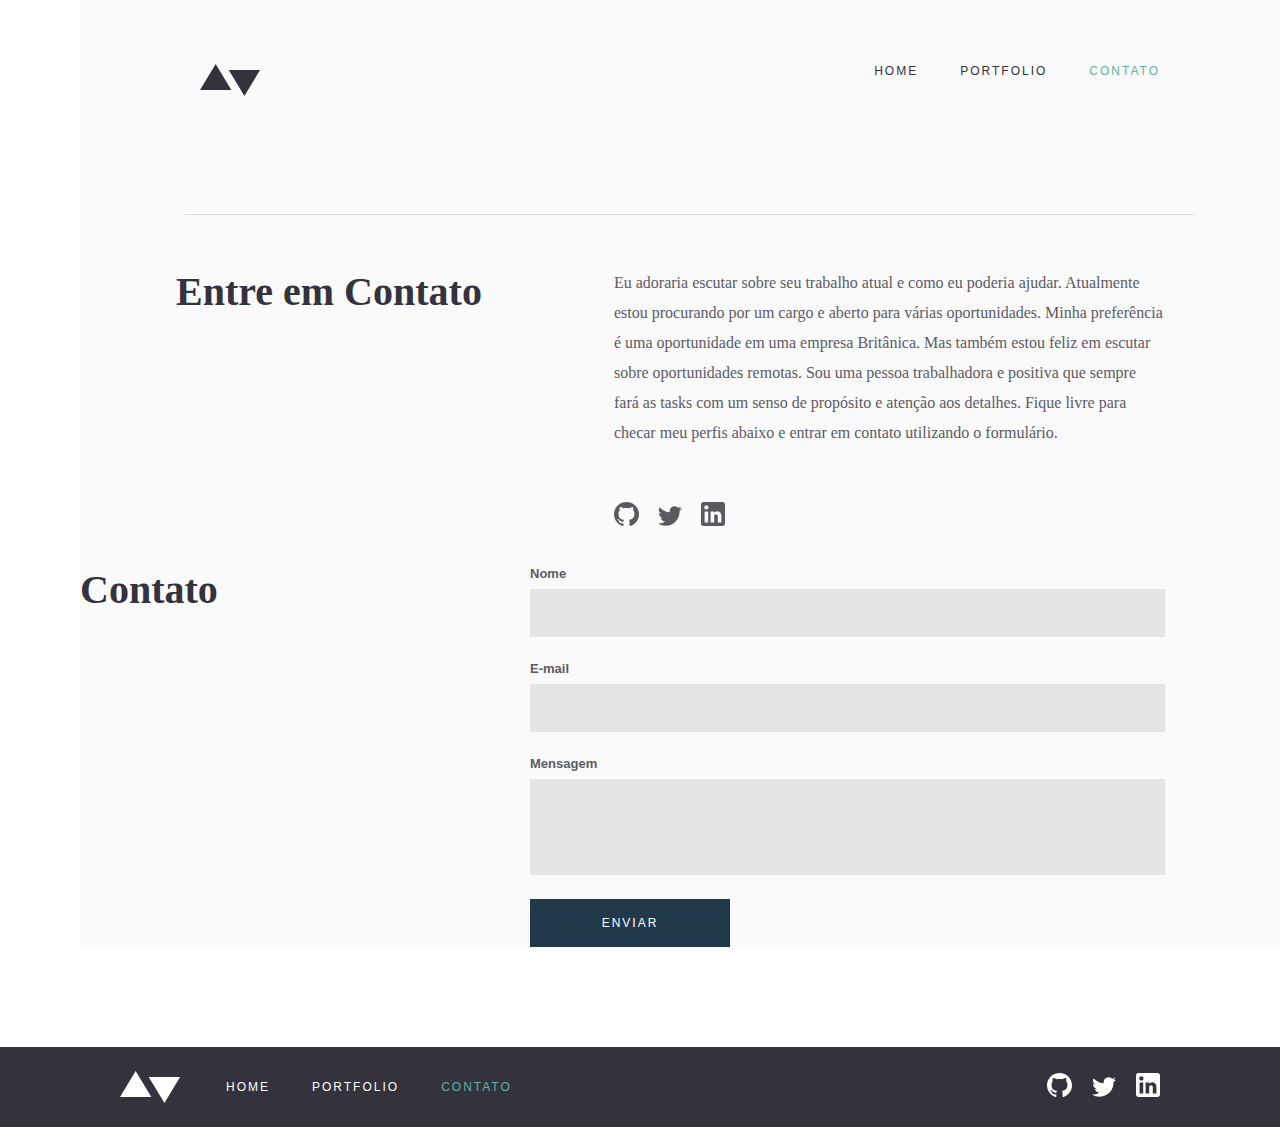
<file: pages/contato/index.html>
<!DOCTYPE html>
<html lang="pt">

<head>
    <meta charset="UTF-8">
    <meta name="viewport" content="width=device-width, initial-scale=1.0">
    <title>Desktop-Contato</title>
    <link href="style.css" rel="stylesheet">
    <link href="../../css/global.css" rel="stylesheet">

</head>

<body>
    <div class="principal">
        <header>
            <div class="cabecalho">
                <img src="../../assets/logo-dark.svg" alt="direcionais">
                <nav>
                    <ul class="fonte-public-san">
                        <li class="naoSelecionados"><a href="../home/index.html">HOME</a></li>
                        <li class="naoSelecionados"><a href="../portfolio/index.html">PORTFOLIO</a></li>
                        <li class="selecionado"><a href="#">CONTATO</a></li>
                    </ul>
                </nav>
            </div>
        </header>
        <div class="borda"></div>
        <section>
            <div class="secaoEntre">
                <h1>Entre em Contato</h1>
                <div class="paragrafo">
                    <p>
                        Eu adoraria escutar sobre seu trabalho atual e como eu poderia ajudar. Atualmente <br> estou
                        procurando
                        por um cargo e aberto para várias oportunidades. Minha preferência <br> é uma oportunidade em
                        uma
                        empresa
                        Britânica. Mas também estou feliz em escutar <br> sobre oportunidades remotas. Sou uma pessoa
                        trabalhadora e positiva que sempre <br> fará as tasks com um senso de propósito e atenção aos
                        detalhes.
                        Fique livre para <br> checar meu perfis abaixo e entrar em contato utilizando o formulário.
                    </p>
                    <img src="../../assets/icons/github-dark.svg" alt="icone-github">
                    <img src="../../assets/icons/twitter-dark.svg" alt="icone-twitter">
                    <img src="../../assets/icons/linkedin-dark.svg" alt="icone-linkedin">
                </div>
            </div>
            <div class="secaoContato">
                <h1>Contato</h1>
                <div class="formularios">
                    <div class="formulario">
                        <label class="fonte-public-san" for="txt-nome">Nome</label>
                        <input id="txt-nome" type="text">
                    </div>
                    <div class="formulario">
                        <label class="fonte-public-san" for="txt-email">E-mail</label>
                        <input id="txt-email" type="text">
                    </div>
                    <div class="formulario">
                        <label class="fonte-public-san" for="txt-msm">Mensagem</label>
                        <input id="txt-msm" type="text">
                    </div>
                    <button class="fonte-public-san ">
                        ENVIAR
                    </button>
                </div>
            </div>
        </section>
    </div>
    <footer>
        <div class="rodape">
            <div class="inicio">
                <img src="../../assets/logo-light.svg" alt="direcionais">
                <nav>
                    <ul class="fonte-public-san">
                        <li class="naoSelecionados"><a href="../home/index.html">HOME</a></li>
                        <li class="naoSelecionados"><a href="../portfolio/index.html">PORTFOLIO</a></li>
                        <li class="selecionado"><a href="#">CONTATO</a></li>
                    </ul>
                </nav>
            </div>
            <div class="final">
                <img src="../../assets/icons/github-light.svg" alt="icone-github">
                <img src="../../assets/icons/twitter-light.svg" alt="icone-twitter">
                <img src="../../assets/icons/linkedin-light.svg" alt="icone-linkedin">
            </div>

        </div>
    </footer>

</body>

</html>
</file>
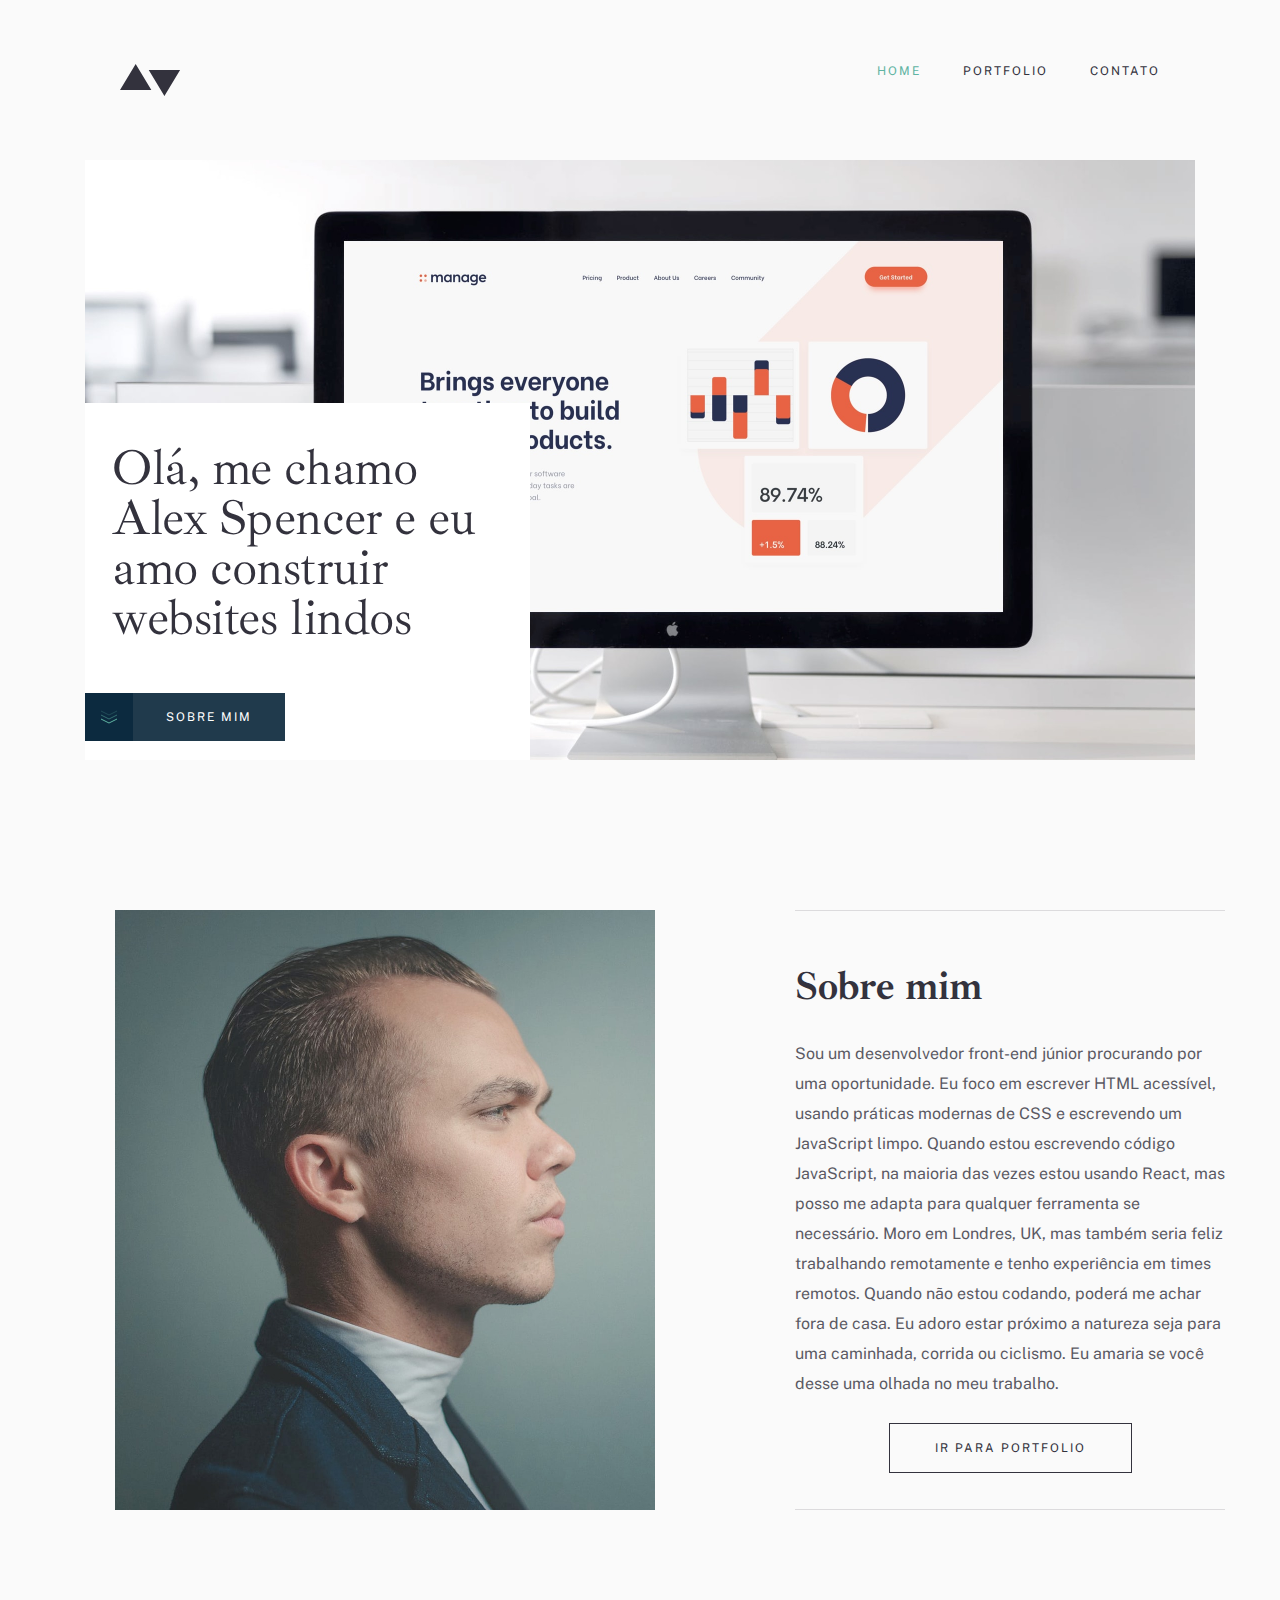
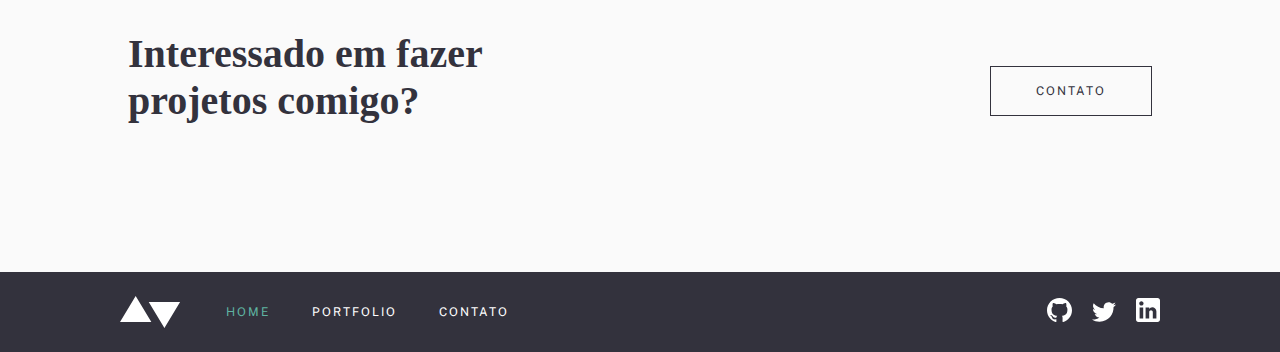
<file: pages/home/index.html>
<!DOCTYPE html>

<html lang="pt">

<head>
    <meta charset="UTF-8">
    <meta name="viewport" content="width=device-width, initial-scale=1.0">
    <title>Desktop-Home</title>
    <link rel="preconnect" href="https://fonts.googleapis.com">
    <link rel="preconnect" href="https://fonts.gstatic.com" crossorigin>
    <link
        href="https://fonts.googleapis.com/css2?family=Ibarra+Real+Nova:ital,wght@1,700&family=Public+Sans&display=swap"
        rel="stylesheet">
    <link rel="preconnect" href="https://fonts.googleapis.com">
    <link rel="preconnect" href="https://fonts.gstatic.com" crossorigin>
    <link href="https://fonts.googleapis.com/css2?family=Ibarra+Real+Nova:wght@700&display=swap" rel="stylesheet">
    <link rel="stylesheet" href="../../css/global.css">
    <link rel="stylesheet" href="style.css">
</head>


<body>
    <div class="principal">
        <header>
            <div class="cabecalho">
                <img src="../../assets/logo-dark.svg" alt="direcionais">
                <nav>
                    <ul class="fonte-public-san">
                        <li class="selecionado"><a href="#">HOME</a></li>
                        <li class="naoSelecionados"><a href="../portfolio/index.html">PORTFOLIO</a></li>
                        <li class="naoSelecionados"><a href="../contato/index.html">CONTATO</a></li>
                    </ul>
                </nav>
            </div>
        </header>
        <section class="campoProjeto">
            <div class="secaoHeroi">
                <div class="card">
                    <div class="caixa">
                        <p class="paragrafoHeroi fonte-ibarra-real-nova">
                            Olá, me chamo Alex Spencer e eu amo construir websites lindos
                        </p>
                        <div class="caixaBotao">
                            <div class="caixaIcone alinhar-centro">
                                <img src="../../assets/icons/down-arrows.svg" alt="seta-baixo">
                            </div>
                            <div class="caixaFrase alinhar-centro fonte-public-san">
                                <a href="#">SOBRE MIM</a>
                            </div>
                        </div>
                    </div>
                </div>
            </div>
            <div class="secaoSobre">
                <div class="card2">
                    <div class="foto">
                        <img src="../../assets/home/image-homepage-profile.jpg" alt="foto-perfil">
                    </div>
                    <div class="textoSobre">
                        <h1 class="fonte-ibarra-real-nova ">Sobre mim</h1>
                        <p class="paragrafo  fonte-public-san">
                            Sou um desenvolvedor front-end júnior procurando por uma oportunidade. Eu foco em
                            escrever HTML acessível, usando práticas modernas de CSS e escrevendo um JavaScript
                            limpo. Quando estou escrevendo código JavaScript, na maioria das vezes estou usando
                            React, mas posso me adapta para qualquer ferramenta se necessário. Moro em Londres, UK,
                            mas também seria feliz trabalhando remotamente e tenho experiência em times remotos.
                            Quando não estou codando, poderá me achar fora de casa. Eu adoro estar próximo a
                            natureza seja para uma caminhada, corrida ou ciclismo. Eu amaria se você desse uma
                            olhada no meu trabalho.
                        </p>
                        <div class="areaLink">
                            <a class="linkPortifolio" href="../portfolio/index.html">iR para PORTFOLIO</a>
                        </div>
                    </div>
                </div>
            </div>
            <div class="areaContato">
                <h1>Interessado em fazer <br> projetos comigo?</h1>
                <a class="linkPortifolio" href="../contato/index.html">CONTATO</a>
            </div>
        </section>
        <footer>
            <div class="rodape">
                <div class="inicio">
                    <img src="../../assets/logo-light.svg" alt="direcionais">
                    <nav>
                        <ul class="fonte-public-san">
                            <li class="selecionado"><a href="#">HOME</a></li>
                            <li class="naoSelecionados"><a href="../portfolio/index.html">PORTFOLIO</a></li>
                            <li class="naoSelecionados"><a href="../contato/index.html">CONTATO</a></li>
                        </ul>
                    </nav>
                </div>
                <div class="final">
                    <img src="../../assets/icons/github-light.svg" alt="icone-github">
                    <img src="../../assets/icons/twitter-light.svg" alt="icone-twitter">
                    <img src="../../assets/icons/linkedin-light.svg" alt="icone-linkedin">
                </div>

            </div>
        </footer>

    </div>




</body>

</html>
</file>
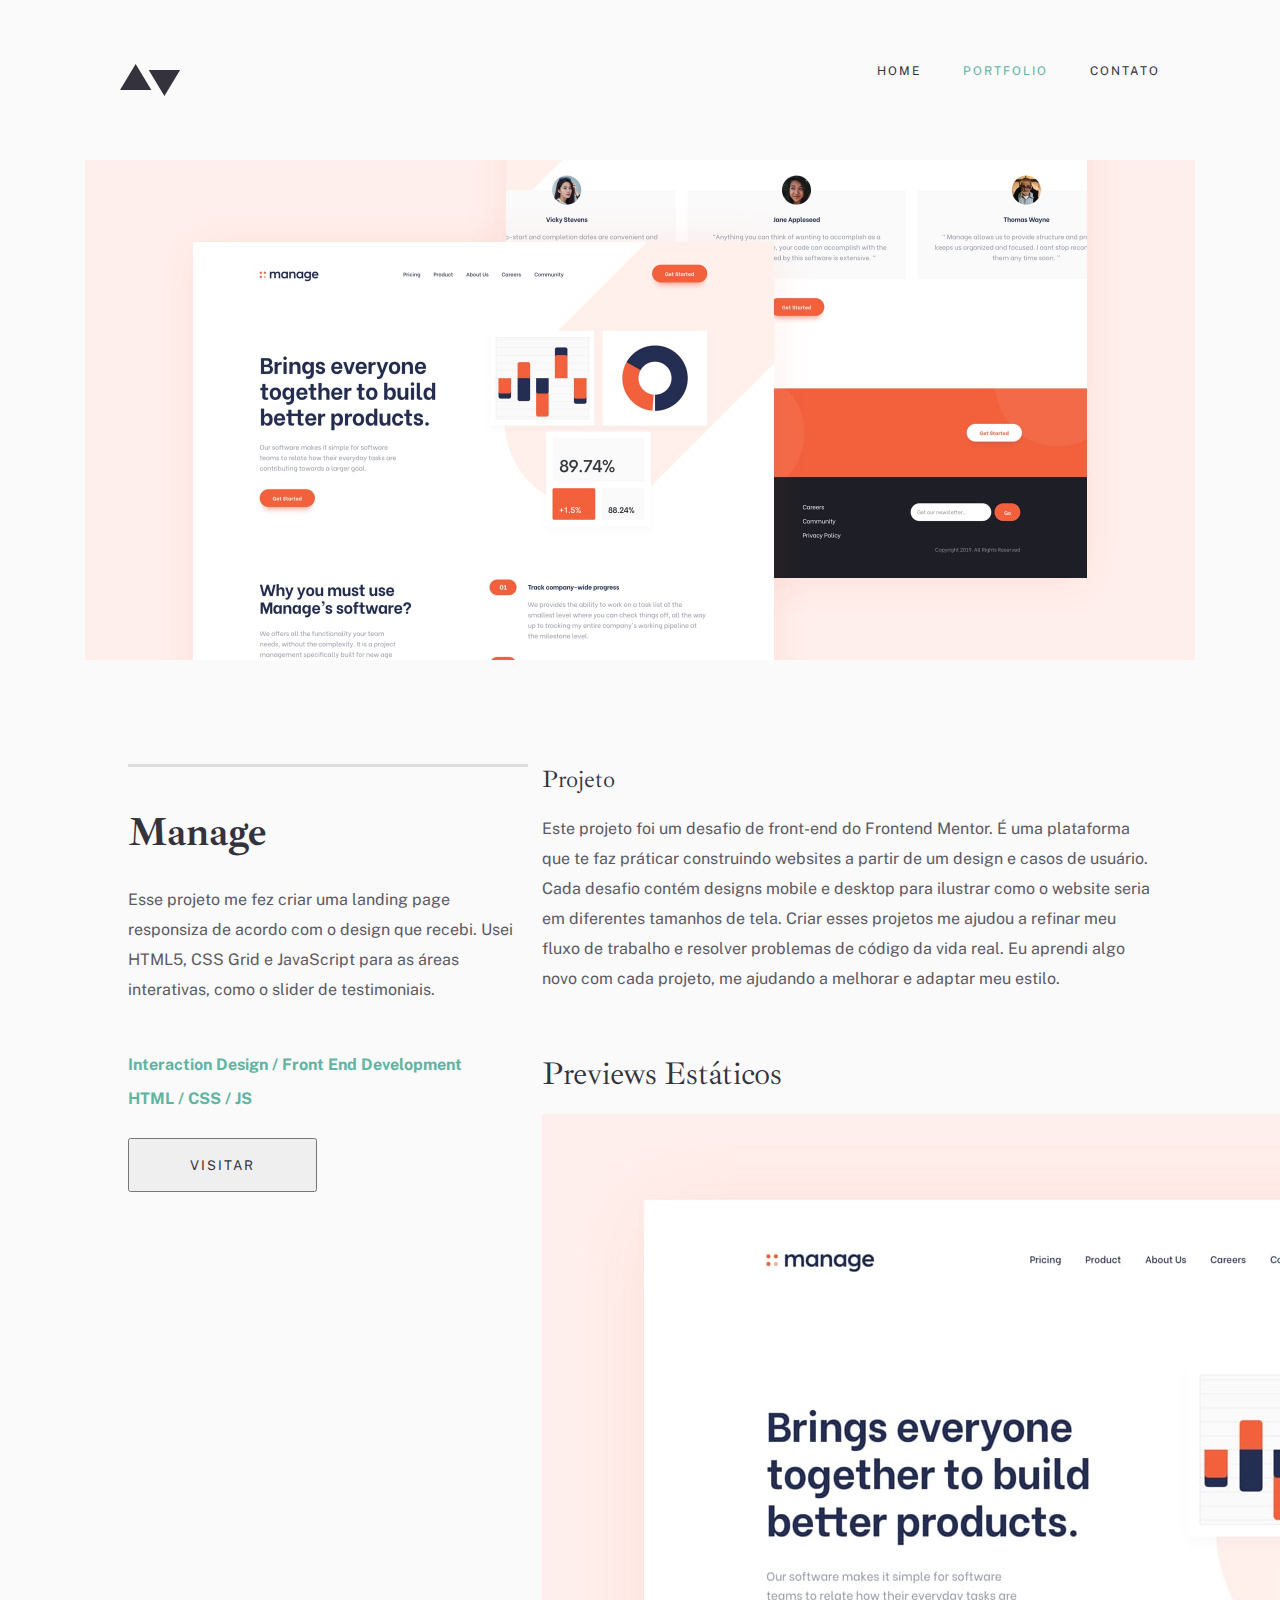
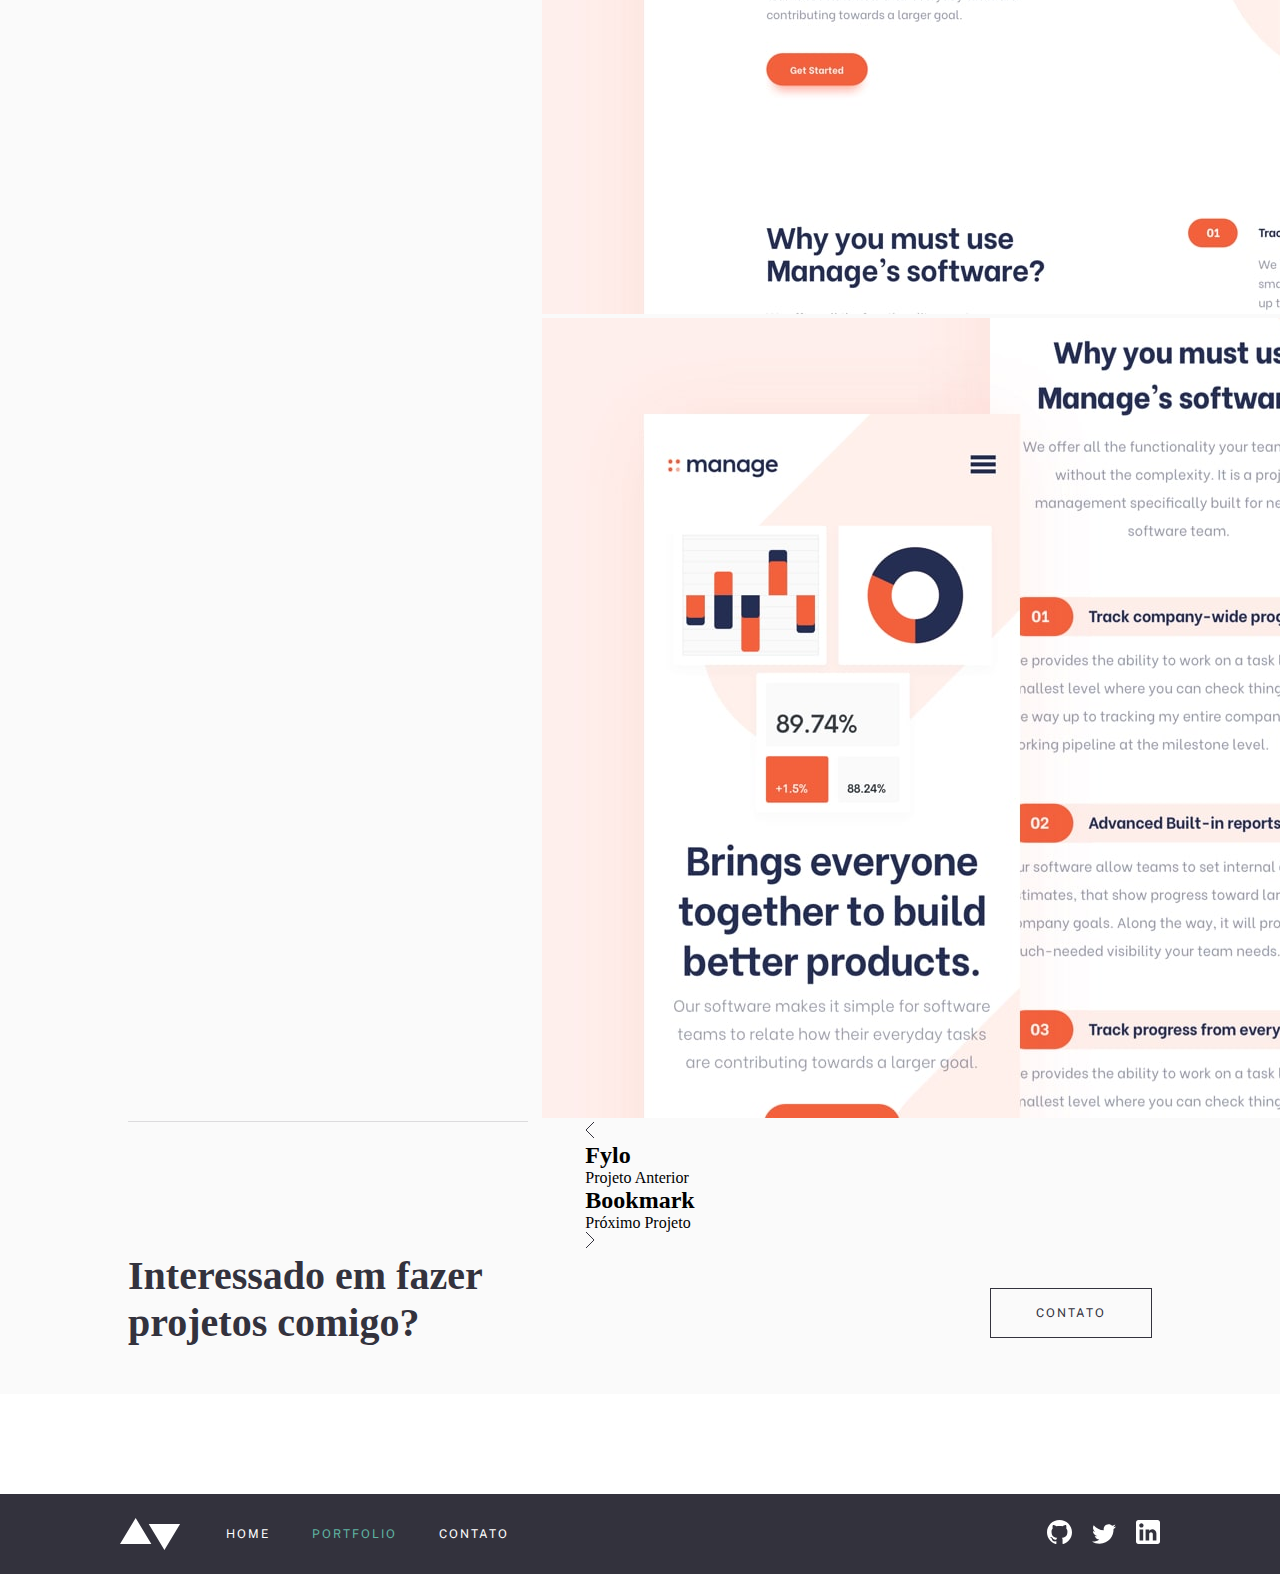
<file: pages/portfolio-01-manage/index.html>
<!DOCTYPE html>

<html lang="pt">

<head>
    <meta charset="UTF-8">
    <meta name="viewport" content="width=device-width, initial-scale=1.0">
    <title>Portifolio-Manage</title>
    <link rel="preconnect" href="https://fonts.googleapis.com">
    <link rel="preconnect" href="https://fonts.gstatic.com" crossorigin>
    <link href="https://fonts.googleapis.com/css2?family=Ibarra+Real+Nova:wght@700&family=Public+Sans&display=swap"
        rel="stylesheet">
    <link rel="stylesheet" href="../../css/global.css">
    <link href="../../css/portifolios.css" rel="stylesheet">
</head>

<body>
    <div class="principal">
        <header>
            <div class="cabecalho">
                <img src="../../assets/logo-dark.svg" alt="direcionais">
                <nav>
                    <ul class="fonte-public-san">
                        <li class="naoSelecionados"><a href="../home/index.html">HOME</a></li>
                        <li class="selecionado"><a href="../portfolio/index.html">PORTFOLIO</a></li>
                        <li class="naoSelecionados"><a href="../contato/index.html">CONTATO</a></li>
                    </ul>
                </nav>
            </div>
        </header>
        <section class="campoProjeto">
            <div class="topCard">
                <img src="../../assets/portfolio/manage/image-manage-hero.jpg" alt="Gráfico do topo">
            </div>
            <div class="bloco">
                <div class="subBloco">
                    <h1 class="fonte-ibarra-real-nova">Manage</h1>
                    <p class="paragrafo fonte-public-san">
                        Esse projeto me fez criar uma landing page responsiza de acordo com o design que
                        recebi. Usei HTML5, CSS Grid e JavaScript para as áreas interativas, como o slider
                        de testimoniais.
                    </p>
                    <div class="infoTec fonte-public-san">
                        <p>Interaction Design / Front End Development</p>
                        <p>HTML / CSS / JS</p>
                    </div>
                    <button class="fonte-public-san">VISITAR</button>
                    <div class="bordaInferior"></div>
                </div>
                <div class="subBloco2">
                    <h2 class="fonte-ibarra-real-nova">Projeto</h2>
                    <p class="paragrafo fonte-public-san">
                        Este projeto foi um desafio de front-end do Frontend Mentor. É uma plataforma que te
                        faz práticar construindo websites a partir de um design e casos de usuário.
                        Cada desafio contém designs mobile e desktop para ilustrar como o website seria
                        em diferentes tamanhos de tela. Criar esses projetos me ajudou a refinar meu fluxo
                        de trabalho e resolver problemas de código da vida real. Eu aprendi algo novo com
                        cada projeto, me ajudando a melhorar e adaptar meu estilo.
                    </p>
                    <h2 class="tituloGrafico fonte-ibarra-real-nova">Previews Estáticos</h2>
                    <div class="finalCards">
                        <img src="../../assets/portfolio/manage/image-manage-preview-1.jpg" alt="Primiro grafico">
                        <img src="../../assets/portfolio/manage/image-manage-preview-2.jpg" alt="Segundo grafico">
                    </div>
                </div>
            </div>
            <div class="areaNav">
                <div class="subArea">
                    <a href="../portfolio-04-fylo/index.html">
                        <img class="setaNav" src="../../assets/icons/arrow-left.svg" alt="seta para esquerda">
                    </a>
                    <div>
                        <h2>Fylo</h2>
                        <span>Projeto Anterior</span>
                    </div>
                </div>
                <div class="subArea">
                    <div>
                        <h2>Bookmark</h2>
                        <span>Próximo Projeto</span>
                    </div>
                    <a href="../portfolio-02-bookmark/index.html">
                        <img class="setaNav" src="../../assets/icons/arrow-right.svg" alt="seta para direita">
                    </a>
                </div>
            </div>
            <div class="areaContato">
                <h1>Interessado em fazer <br> projetos comigo?</h1>
                <a class="linkPortifolio" href="../contato/index.html">CONTATO</a>
            </div>
        </section>
    </div>
    <footer>
        <div class="rodape">
            <div class="inicio">
                <img src="../../assets/logo-light.svg" alt="direcionais">
                <nav>
                    <ul class="fonte-public-san">
                        <li class="naoSelecionados"><a href="../home/index.html">HOME</a></li>
                        <li class="selecionado"><a href="../portfolio/index.html">PORTFOLIO</a></li>
                        <li class="naoSelecionados"><a href="../contato/index.html">CONTATO</a></li>
                    </ul>
                </nav>
            </div>
            <div class="final">
                <img src="../../assets/icons/github-light.svg" alt="icone-github">
                <img src="../../assets/icons/twitter-light.svg" alt="icone-twitter">
                <img src="../../assets/icons/linkedin-light.svg" alt="icone-linkedin">
            </div>
        </div>
    </footer>
</body>

</html>
</file>
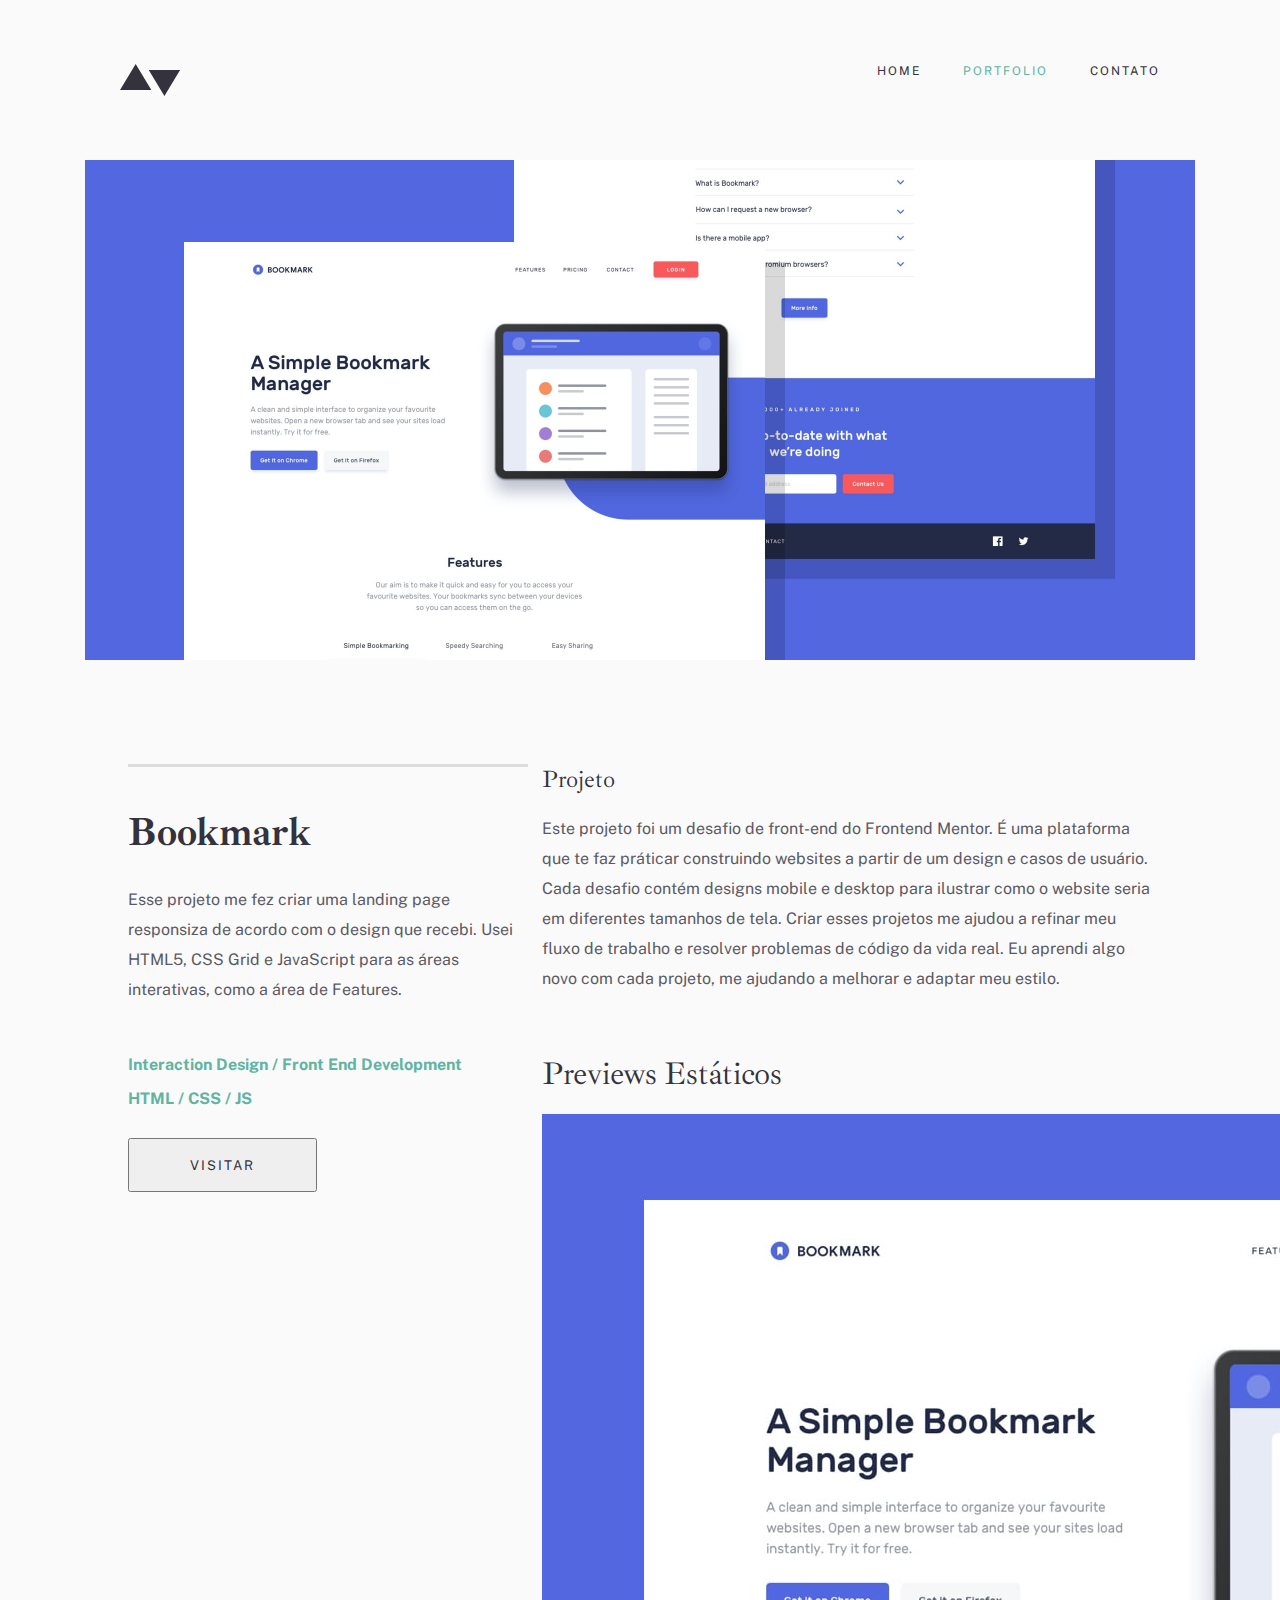
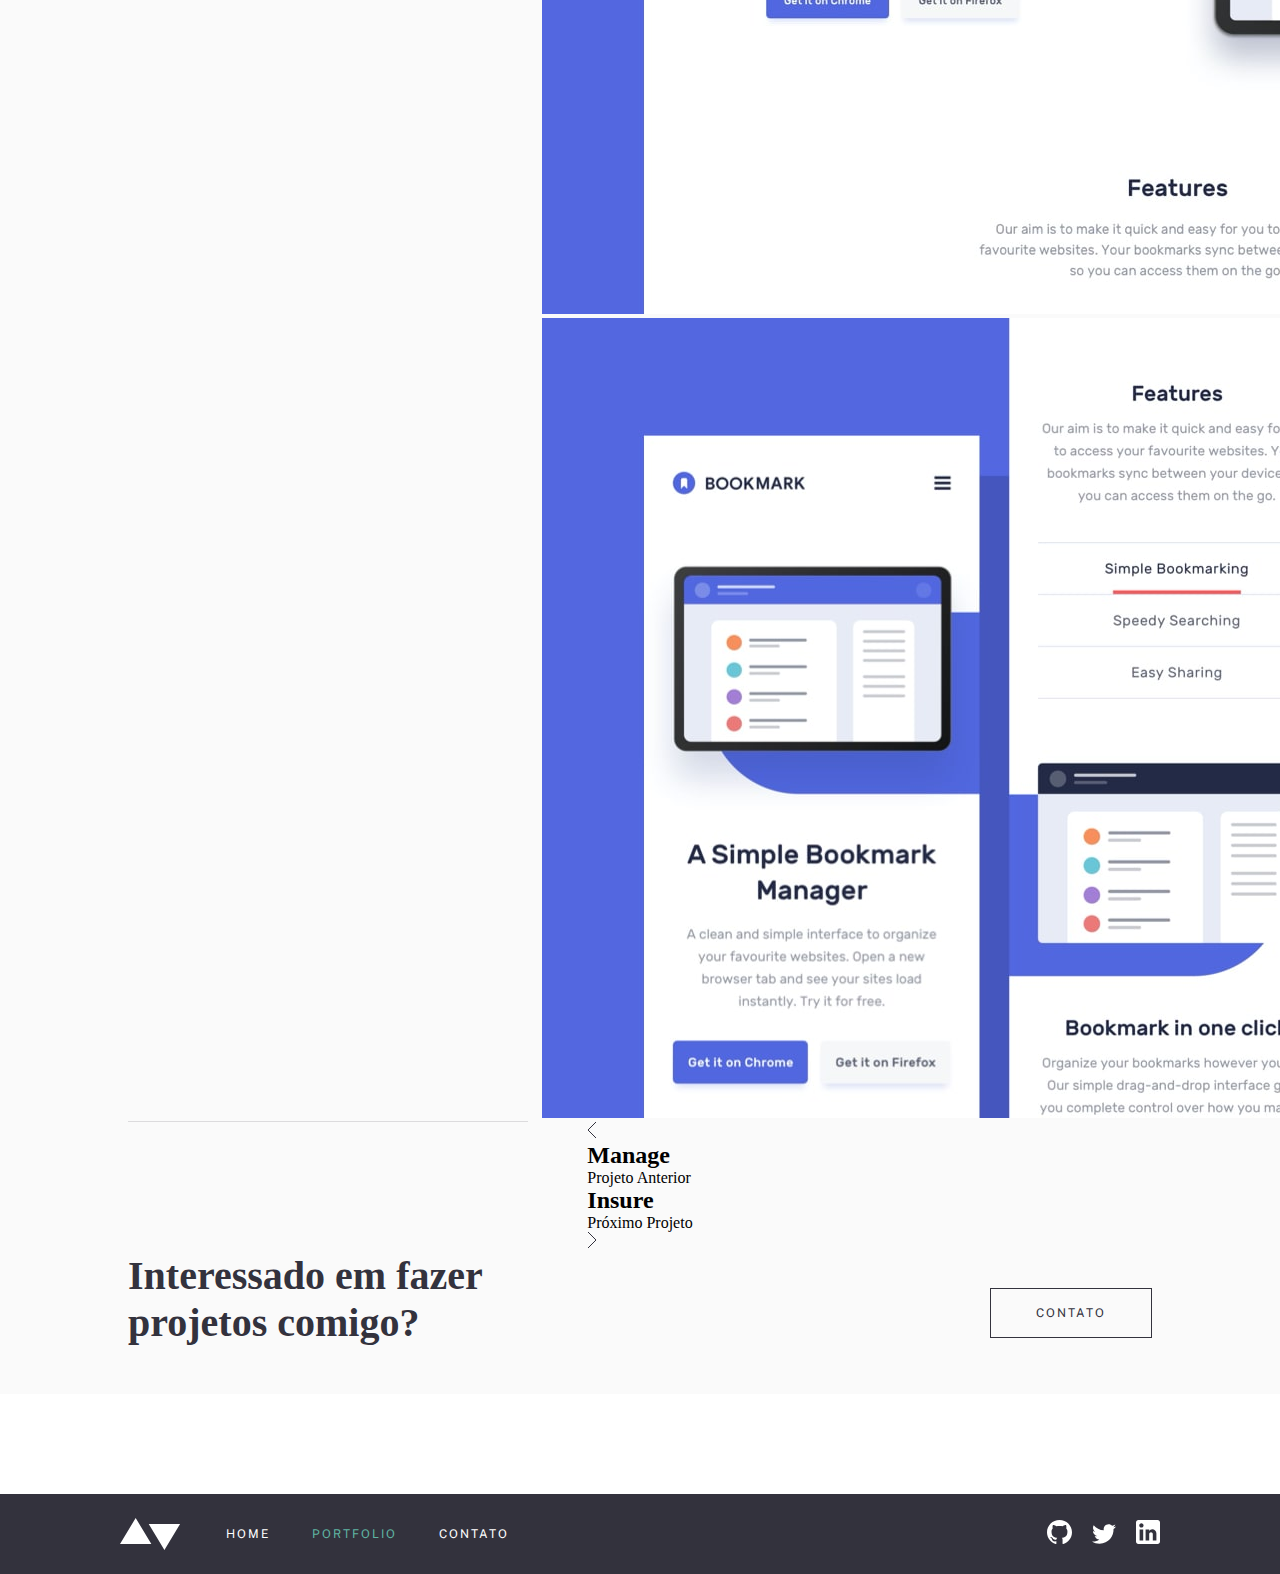
<file: pages/portfolio-02-bookmark/index.html>
<!DOCTYPE html>

<html lang="pt">

<head>
    <meta charset="UTF-8">
    <meta name="viewport" content="width=device-width, initial-scale=1.0">
    <title>Portifolio-Bookmark</title>
    <link rel="preconnect" href="https://fonts.googleapis.com">
    <link rel="preconnect" href="https://fonts.gstatic.com" crossorigin>
    <link href="https://fonts.googleapis.com/css2?family=Ibarra+Real+Nova:wght@700&family=Public+Sans&display=swap"
        rel="stylesheet">
    <link rel="stylesheet" href="../../css/global.css">
    <link href="../../css/portifolios.css" rel="stylesheet">
</head>

<body>
    <div class="principal">
        <header>
            <div class="cabecalho">
                <img src="../../assets/logo-dark.svg" alt="direcionais">
                <nav>
                    <ul class="fonte-public-san">
                        <li class="naoSelecionados"><a href="../home/index.html">HOME</a></li>
                        <li class="selecionado"><a href="../portfolio/index.html">PORTFOLIO</a></li>
                        <li class="naoSelecionados"><a href="../contato/index.html">CONTATO</a></li>
                    </ul>
                </nav>
            </div>
        </header>
        <section class="campoProjeto">
            <div class="topCard">
                <img src="../../assets/portfolio/bookmark/image-bookmark-hero.jpg" alt="Gráfico do topo">
            </div>
            <div class="bloco">
                <div class="subBloco">
                    <h1 class="fonte-ibarra-real-nova">Bookmark</h1>
                    <p class="paragrafo fonte-public-san">
                        Esse projeto me fez criar uma landing page responsiza de acordo com o design que recebi.
                        Usei HTML5, CSS Grid e JavaScript para as áreas interativas, como a área de Features.
                    </p>
                    <div class="infoTec fonte-public-san">
                        <p>Interaction Design / Front End Development</p>
                        <p>HTML / CSS / JS</p>
                    </div>
                    <button class="fonte-public-san">VISITAR</button>
                    <div class="bordaInferior"></div>
                </div>
                <div class="subBloco2">
                    <h2 class="fonte-ibarra-real-nova">Projeto</h2>
                    <p class="paragrafo fonte-public-san">
                        Este projeto foi um desafio de front-end do Frontend Mentor. É uma plataforma que te
                        faz práticar construindo websites a partir de um design e casos de usuário.
                        Cada desafio contém designs mobile e desktop para ilustrar como o website seria
                        em diferentes tamanhos de tela. Criar esses projetos me ajudou a refinar meu fluxo
                        de trabalho e resolver problemas de código da vida real. Eu aprendi algo novo com
                        cada projeto, me ajudando a melhorar e adaptar meu estilo.
                    </p>
                    <h2 class="tituloGrafico fonte-ibarra-real-nova">Previews Estáticos</h2>
                    <div class="finalCards">
                        <img src="../../assets/portfolio/bookmark/image-bookmark-preview-1.jpg" alt="Primiro grafico">
                        <img src="../../assets/portfolio/bookmark/image-bookmark-preview-2.jpg" alt="Segundo grafico">
                    </div>
                </div>
            </div>
            <div class="areaNav">
                <div class="subArea">
                    <a href="../portfolio-01-manage/index.html">
                        <img class="setaNav" src="../../assets/icons/arrow-left.svg" alt="seta para esquerda">
                    </a>
                    <div>
                        <h2>Manage</h2>
                        <span>Projeto Anterior</span>
                    </div>
                </div>
                <div class="subArea">
                    <div>
                        <h2>Insure</h2>
                        <span>Próximo Projeto</span>
                    </div>
                    <a href="../portfolio-03-insure/index.html">
                        <img class="setaNav" src="../../assets/icons/arrow-right.svg" alt="seta para direita">
                    </a>
                </div>
            </div>
            <div class="areaContato">
                <h1>Interessado em fazer <br> projetos comigo?</h1>
                <a class="linkPortifolio" href="../contato/index.html">CONTATO</a>
            </div>
        </section>
    </div>
    <footer>
        <div class="rodape">
            <div class="inicio">
                <img src="../../assets/logo-light.svg" alt="direcionais">
                <nav>
                    <ul class="fonte-public-san">
                        <li class="naoSelecionados"><a href="../home/index.html">HOME</a></li>
                        <li class="selecionado"><a href="../portfolio/index.html">PORTFOLIO</a></li>
                        <li class="naoSelecionados"><a href="../contato/index.html">CONTATO</a></li>
                    </ul>
                </nav>
            </div>
            <div class="final">
                <img src="../../assets/icons/github-light.svg" alt="icone-github">
                <img src="../../assets/icons/twitter-light.svg" alt="icone-twitter">
                <img src="../../assets/icons/linkedin-light.svg" alt="icone-linkedin">
            </div>
        </div>
    </footer>
</body>

</html>
</file>
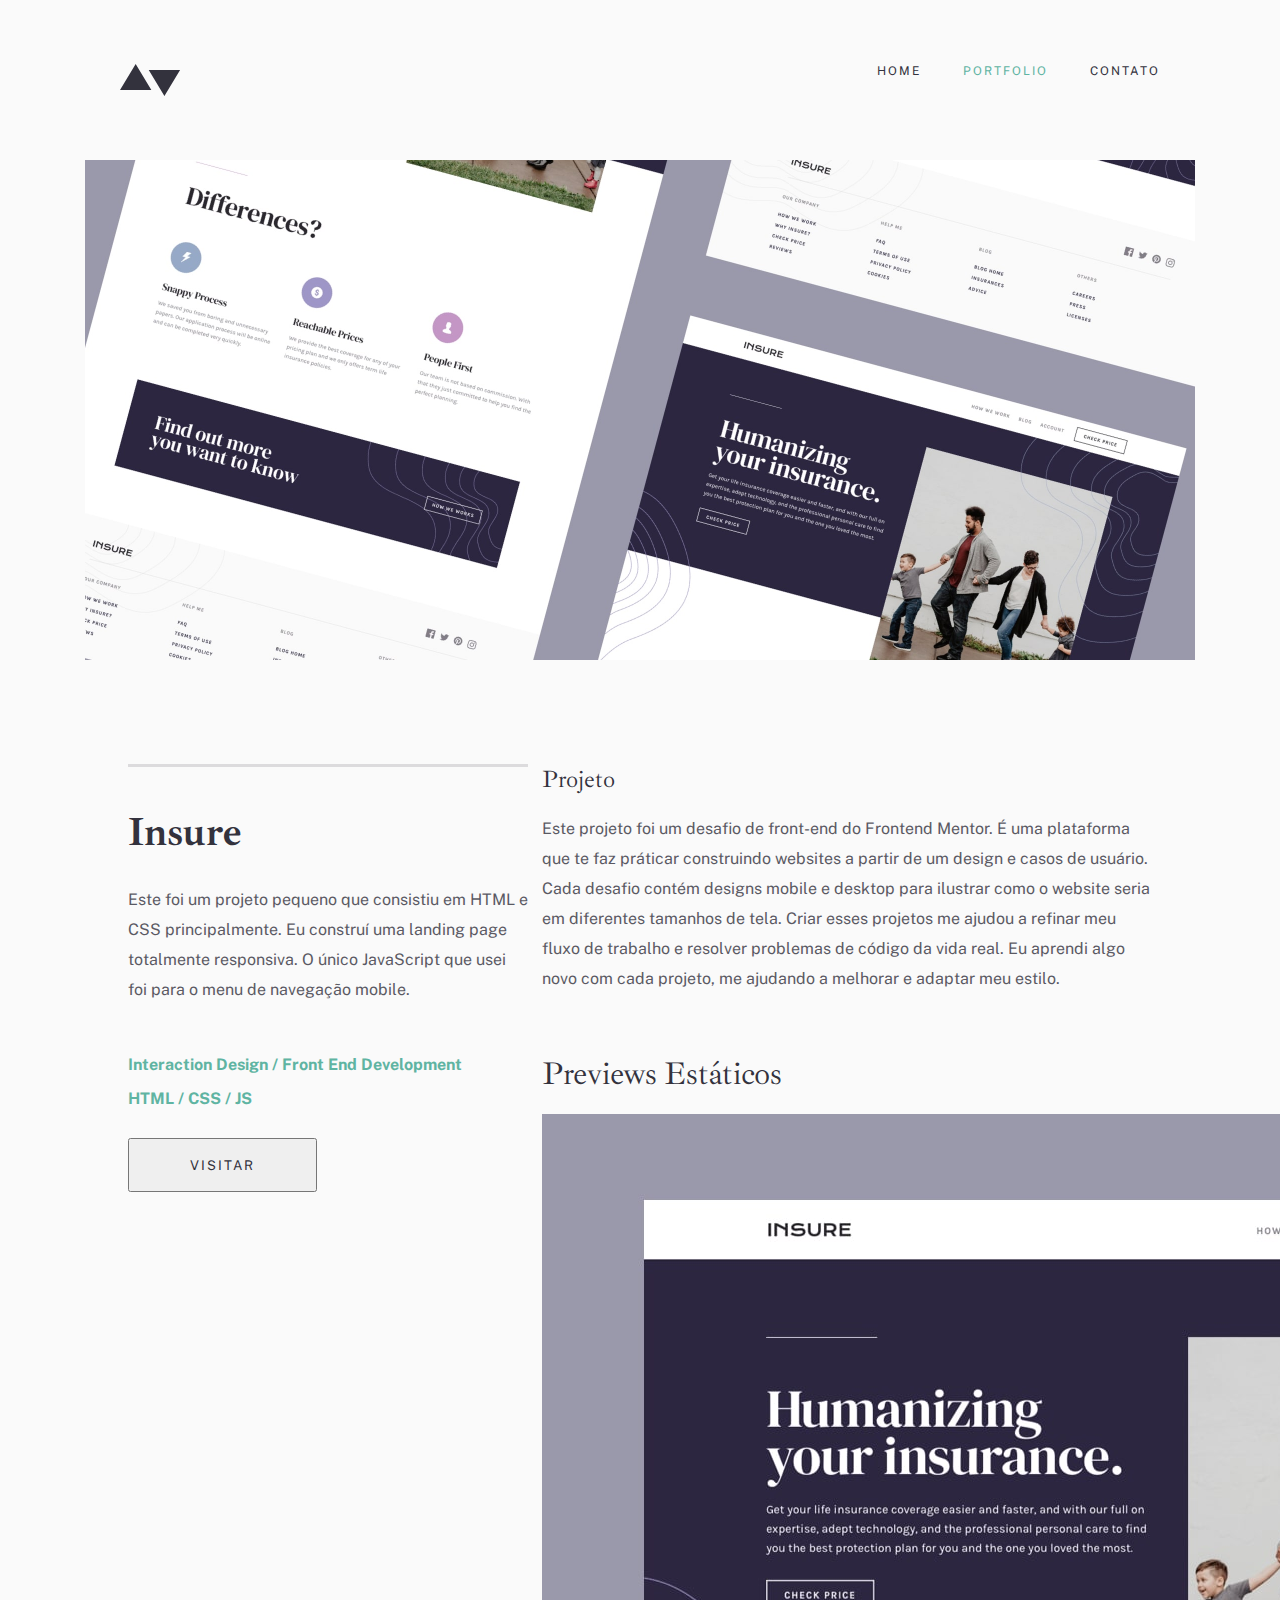
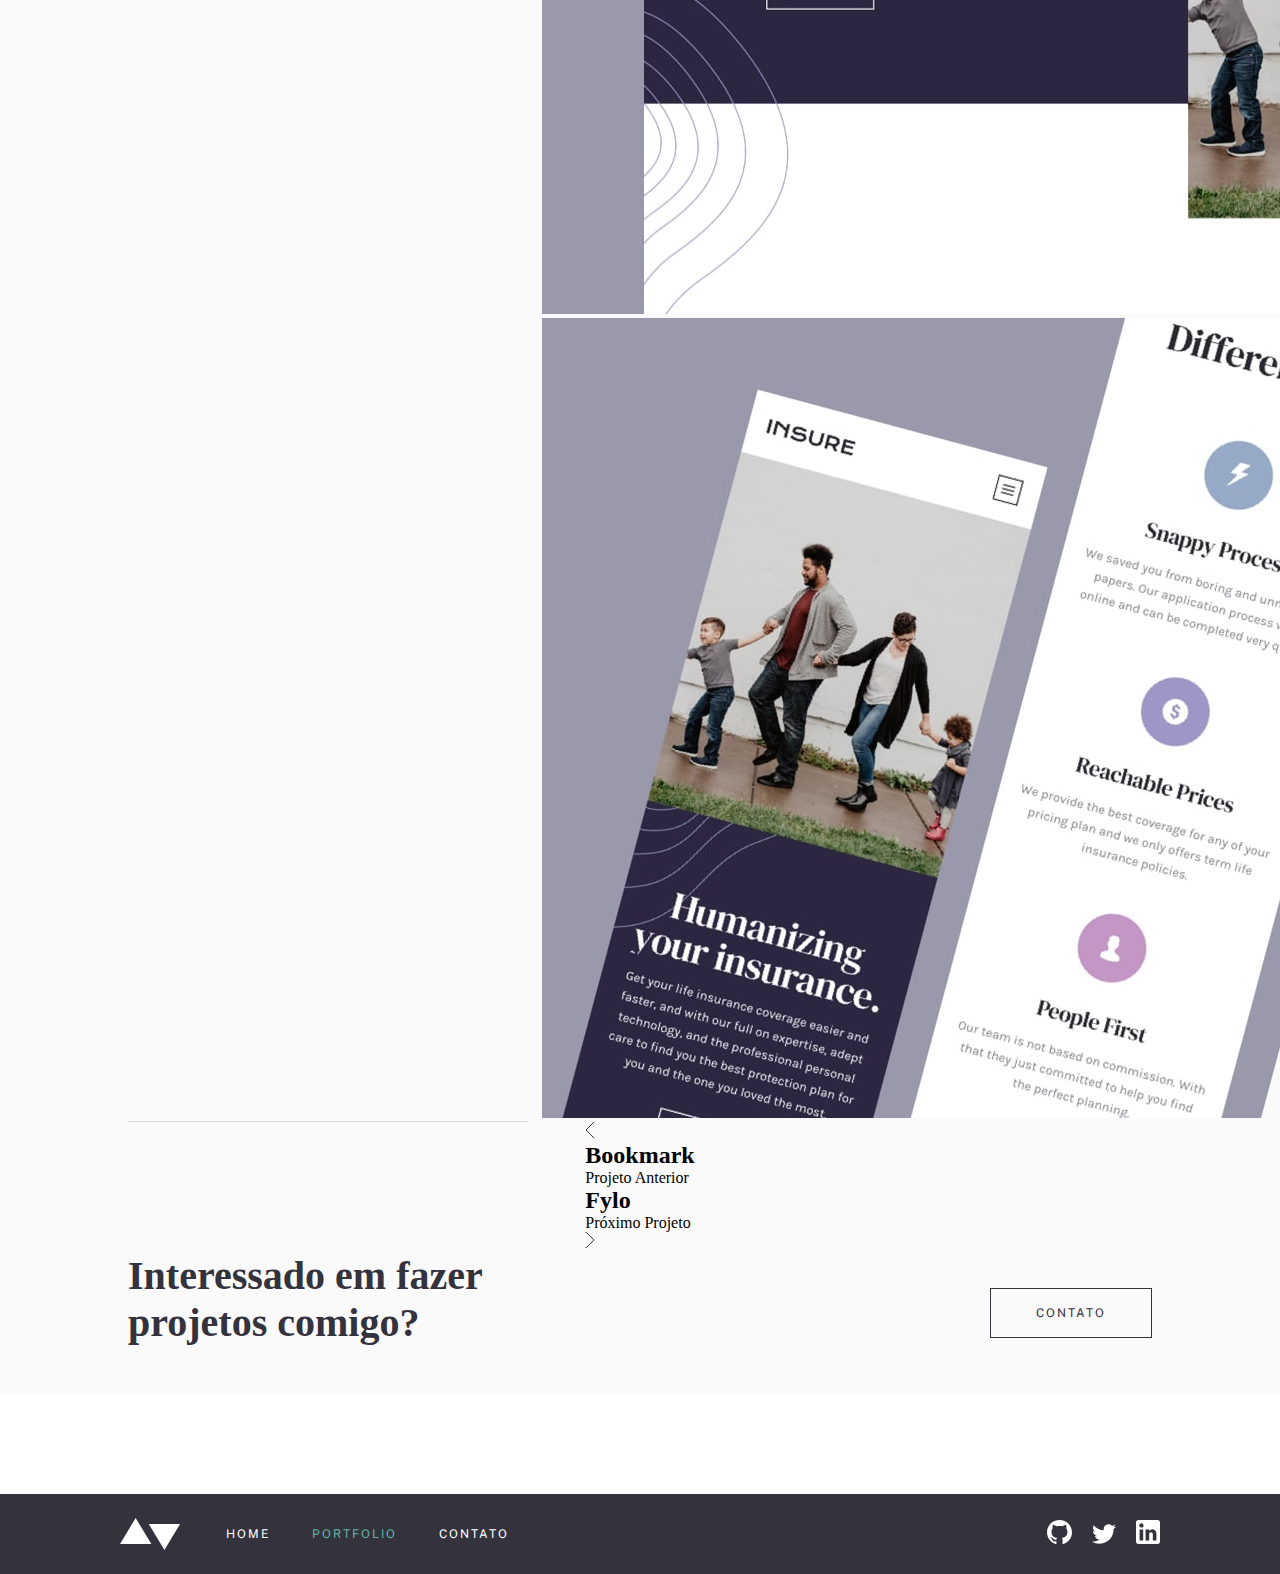
<file: pages/portfolio-03-insure/index.html>
<!DOCTYPE html>

<html lang="pt">

<head>
    <meta charset="UTF-8">
    <meta name="viewport" content="width=device-width, initial-scale=1.0">
    <title>Portifolio-Insure</title>
    <link rel="preconnect" href="https://fonts.googleapis.com">
    <link rel="preconnect" href="https://fonts.gstatic.com" crossorigin>
    <link href="https://fonts.googleapis.com/css2?family=Ibarra+Real+Nova:wght@700&family=Public+Sans&display=swap"
        rel="stylesheet">
    <link rel="stylesheet" href="../../css/global.css">
    <link href="../../css/portifolios.css" rel="stylesheet">
</head>

<body>
    <div class="principal">
        <header>
            <div class="cabecalho">
                <img src="../../assets/logo-dark.svg" alt="direcionais">
                <nav>
                    <ul class="fonte-public-san">
                        <li class="naoSelecionados"><a href="../home/index.html">HOME</a></li>
                        <li class="selecionado"><a href="../portfolio/index.html">PORTFOLIO</a></li>
                        <li class="naoSelecionados"><a href="../contato/index.html">CONTATO</a></li>
                    </ul>
                </nav>
            </div>
        </header>
        <section class="campoProjeto">
            <div class="topCard">
                <img src="../../assets/portfolio/insure/image-insure-hero.jpg" alt="Gráfico do topo">
            </div>
            <div class="bloco">
                <div class="subBloco">
                    <h1 class="fonte-ibarra-real-nova">Insure</h1>
                    <p class="paragrafo fonte-public-san">
                        Este foi um projeto pequeno que consistiu em HTML e CSS principalmente. Eu construí uma
                        landing page totalmente responsiva. O único JavaScript que usei foi para o menu de
                        navegação mobile.
                    </p>
                    <div class="infoTec fonte-public-san">
                        <p>Interaction Design / Front End Development</p>
                        <p>HTML / CSS / JS</p>
                    </div>
                    <button class="fonte-public-san">VISITAR</button>
                    <div class="bordaInferior"></div>
                </div>
                <div class="subBloco2">
                    <h2 class="fonte-ibarra-real-nova">Projeto</h2>
                    <p class="paragrafo fonte-public-san">
                        Este projeto foi um desafio de front-end do Frontend Mentor. É uma plataforma que te
                        faz práticar construindo websites a partir de um design e casos de usuário.
                        Cada desafio contém designs mobile e desktop para ilustrar como o website seria
                        em diferentes tamanhos de tela. Criar esses projetos me ajudou a refinar meu fluxo
                        de trabalho e resolver problemas de código da vida real. Eu aprendi algo novo com
                        cada projeto, me ajudando a melhorar e adaptar meu estilo.
                    </p>
                    <h2 class="tituloGrafico fonte-ibarra-real-nova">Previews Estáticos</h2>
                    <div class="finalCards">
                        <img src="../../assets/portfolio/insure/image-insure-preview-1.jpg" alt="Primiro grafico">
                        <img src="../../assets/portfolio/insure/image-insure-preview-2.jpg" alt="Segundo grafico">
                    </div>
                </div>
            </div>
            <div class="areaNav">
                <div class="subArea">
                    <a href="../portfolio-02-bookmark/index.html">
                        <img class="setaNav" src="../../assets/icons/arrow-left.svg" alt="seta para esquerda">
                    </a>
                    <div>
                        <h2>Bookmark</h2>
                        <span>Projeto Anterior</span>
                    </div>
                </div>
                <div class="subArea">
                    <div>
                        <h2>Fylo</h2>
                        <span>Próximo Projeto</span>
                    </div>
                    <a href="../portfolio-04-fylo/index.html">
                        <img class="setaNav" src="../../assets/icons/arrow-right.svg" alt="seta para direita">
                    </a>
                </div>
            </div>
            <div class="areaContato">
                <h1>Interessado em fazer <br> projetos comigo?</h1>
                <a class="linkPortifolio" href="../contato/index.html">CONTATO</a>
            </div>
        </section>
    </div>
    <footer>
        <div class="rodape">
            <div class="inicio">
                <img src="../../assets/logo-light.svg" alt="direcionais">
                <nav>
                    <ul class="fonte-public-san">
                        <li class="naoSelecionados"><a href="../home/index.html">HOME</a></li>
                        <li class="selecionado"><a href="../portfolio/index.html">PORTFOLIO</a></li>
                        <li class="naoSelecionados"><a href="../contato/index.html">CONTATO</a></li>
                    </ul>
                </nav>
            </div>
            <div class="final">
                <img src="../../assets/icons/github-light.svg" alt="icone-github">
                <img src="../../assets/icons/twitter-light.svg" alt="icone-twitter">
                <img src="../../assets/icons/linkedin-light.svg" alt="icone-linkedin">
            </div>
        </div>
    </footer>
</body>

</html>
</file>
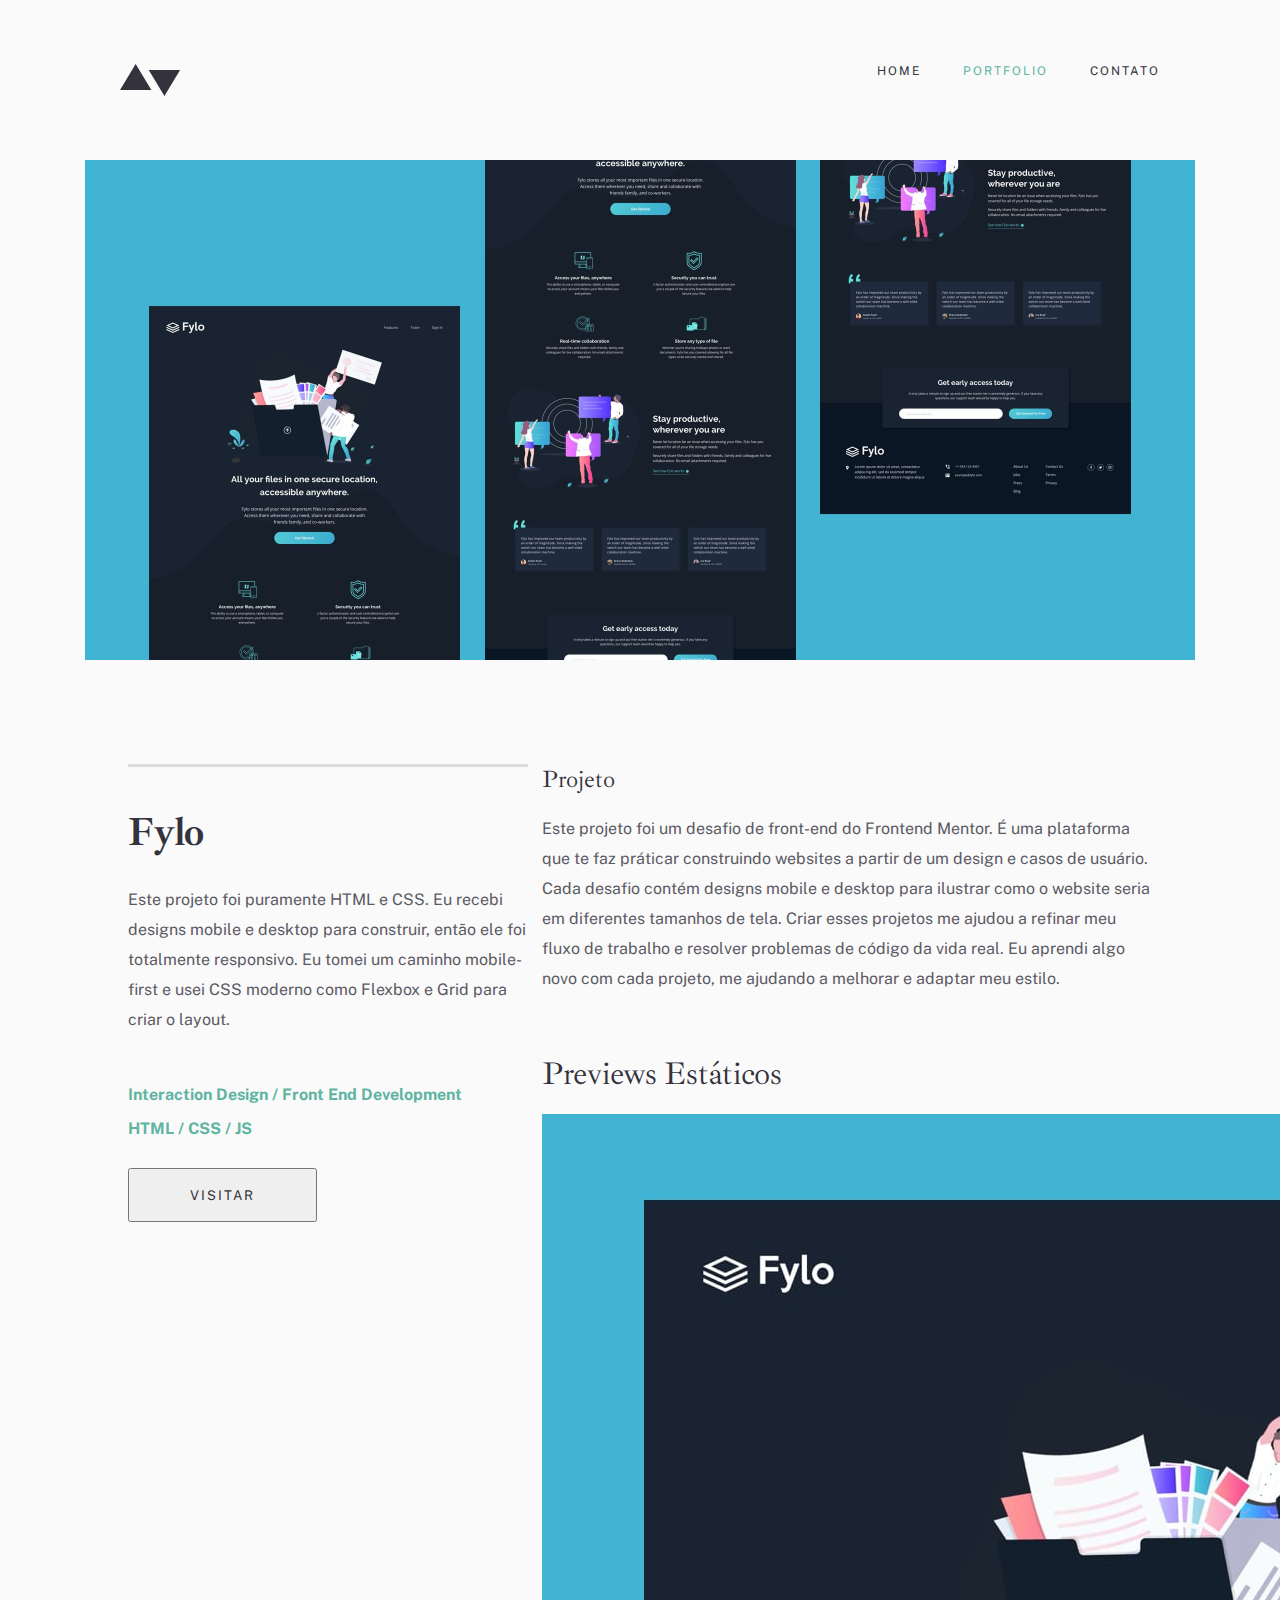
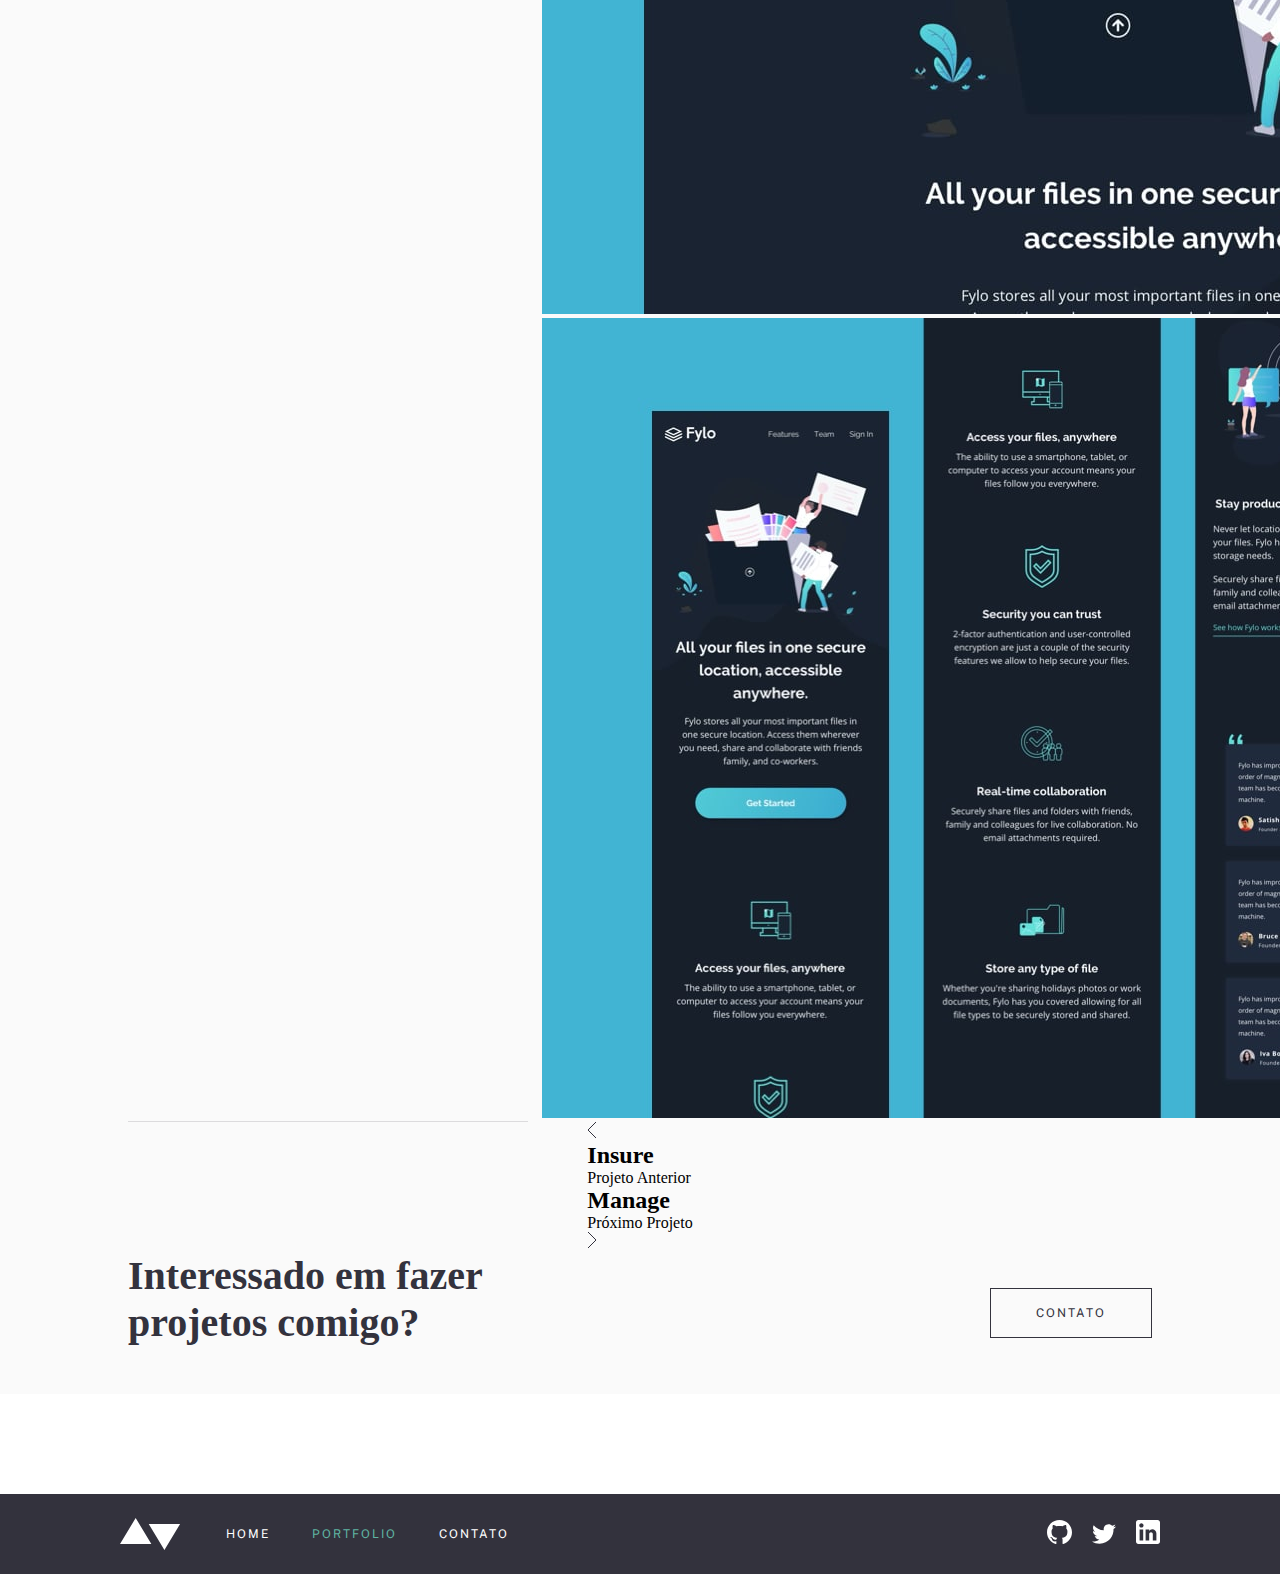
<file: pages/portfolio-04-fylo/index.html>
<!DOCTYPE html>

<html lang="pt">

<head>
    <meta charset="UTF-8">
    <meta name="viewport" content="width=device-width, initial-scale=1.0">
    <title>Portifolio-Fylo</title>
    <link rel="preconnect" href="https://fonts.googleapis.com">
    <link rel="preconnect" href="https://fonts.gstatic.com" crossorigin>
    <link href="https://fonts.googleapis.com/css2?family=Ibarra+Real+Nova:wght@700&family=Public+Sans&display=swap"
        rel="stylesheet">
    <link rel="stylesheet" href="../../css/global.css">
    <link href="../../css/portifolios.css" rel="stylesheet">
</head>

<body>
    <div class="principal">
        <header>
            <div class="cabecalho">
                <img src="../../assets/logo-dark.svg" alt="direcionais">
                <nav>
                    <ul class="fonte-public-san">
                        <li class="naoSelecionados"><a href="../home/index.html">HOME</a></li>
                        <li class="selecionado"><a href="../portfolio/index.html">PORTFOLIO</a></li>
                        <li class="naoSelecionados"><a href="../contato/index.html">CONTATO</a></li>
                    </ul>
                </nav>
            </div>
        </header>
        <section class="campoProjeto">
            <div class="topCard">
                <img src="../../assets/portfolio/fylo/image-fylo-hero.jpg" alt="Gráfico do topo">
            </div>
            <div class="bloco">
                <div class="subBloco">
                    <h1 class="fonte-ibarra-real-nova">Fylo</h1>
                    <p class="paragrafo fonte-public-san">
                        Este projeto foi puramente HTML e CSS. Eu recebi designs mobile e desktop para construir,
                        então ele foi totalmente responsivo. Eu tomei um caminho mobile-first e usei CSS moderno
                        como Flexbox e Grid para criar o layout.
                    </p>
                    <div class="infoTec fonte-public-san">
                        <p>Interaction Design / Front End Development</p>
                        <p>HTML / CSS / JS</p>
                    </div>
                    <button class="fonte-public-san">VISITAR</button>
                    <div class="bordaInferior"></div>
                </div>
                <div class="subBloco2">
                    <h2 class="fonte-ibarra-real-nova">Projeto</h2>
                    <p class="paragrafo fonte-public-san">
                        Este projeto foi um desafio de front-end do Frontend Mentor. É uma plataforma que te
                        faz práticar construindo websites a partir de um design e casos de usuário.
                        Cada desafio contém designs mobile e desktop para ilustrar como o website seria
                        em diferentes tamanhos de tela. Criar esses projetos me ajudou a refinar meu fluxo
                        de trabalho e resolver problemas de código da vida real. Eu aprendi algo novo com
                        cada projeto, me ajudando a melhorar e adaptar meu estilo.
                    </p>
                    <h2 class="tituloGrafico fonte-ibarra-real-nova">Previews Estáticos</h2>
                    <div class="finalCards">
                        <img src="../../assets/portfolio/fylo/image-fylo-preview-1.jpg" alt="Primiro grafico">
                        <img src="../../assets/portfolio/fylo/image-fylo-preview-2.jpg" alt="Segundo grafico">
                    </div>
                </div>
            </div>
            <div class="areaNav">
                <div class="subArea">
                    <a href="../portfolio-03-insure/index.html">
                        <img class="setaNav" src="../../assets/icons/arrow-left.svg" alt="seta para esquerda">
                    </a>
                    <div>
                        <h2>Insure</h2>
                        <span>Projeto Anterior</span>
                    </div>
                </div>
                <div class="subArea">
                    <div>
                        <h2>Manage</h2>
                        <span>Próximo Projeto</span>
                    </div>
                    <a href="../portfolio-01-manage/index.html">
                        <img class="setaNav" src="../../assets/icons/arrow-right.svg" alt="seta para direita">
                    </a>
                </div>
            </div>
            <div class="areaContato">
                <h1>Interessado em fazer <br> projetos comigo?</h1>
                <a class="linkPortifolio" href="../contato/index.html">CONTATO</a>
            </div>
        </section>
    </div>
    <footer>
        <div class="rodape">
            <div class="inicio">
                <img src="../../assets/logo-light.svg" alt="direcionais">
                <nav>
                    <ul class="fonte-public-san">
                        <li class="naoSelecionados"><a href="../home/index.html">HOME</a></li>
                        <li class="selecionado"><a href="../portfolio/index.html">PORTFOLIO</a></li>
                        <li class="naoSelecionados"><a href="../contato/index.html">CONTATO</a></li>
                    </ul>
                </nav>
            </div>
            <div class="final">
                <img src="../../assets/icons/github-light.svg" alt="icone-github">
                <img src="../../assets/icons/twitter-light.svg" alt="icone-twitter">
                <img src="../../assets/icons/linkedin-light.svg" alt="icone-linkedin">
            </div>
        </div>
    </footer>
</body>

</html>
</file>
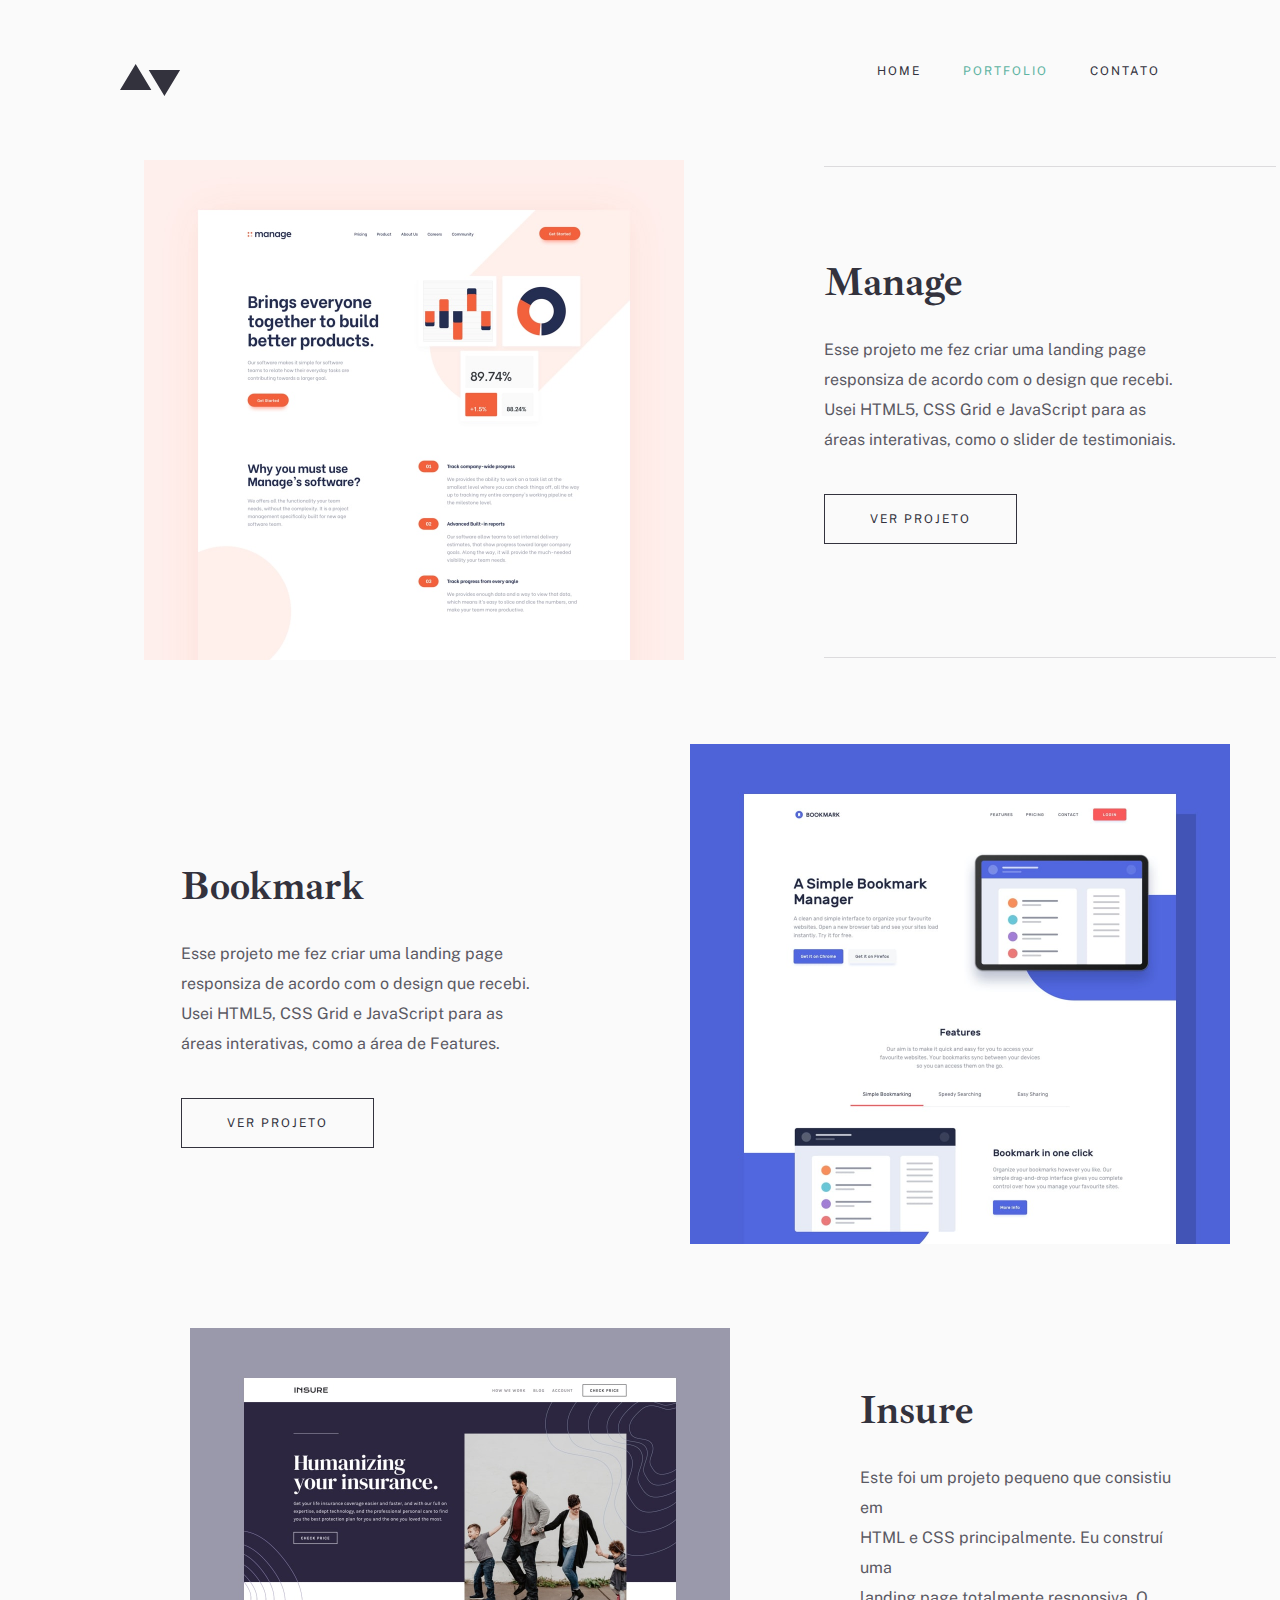
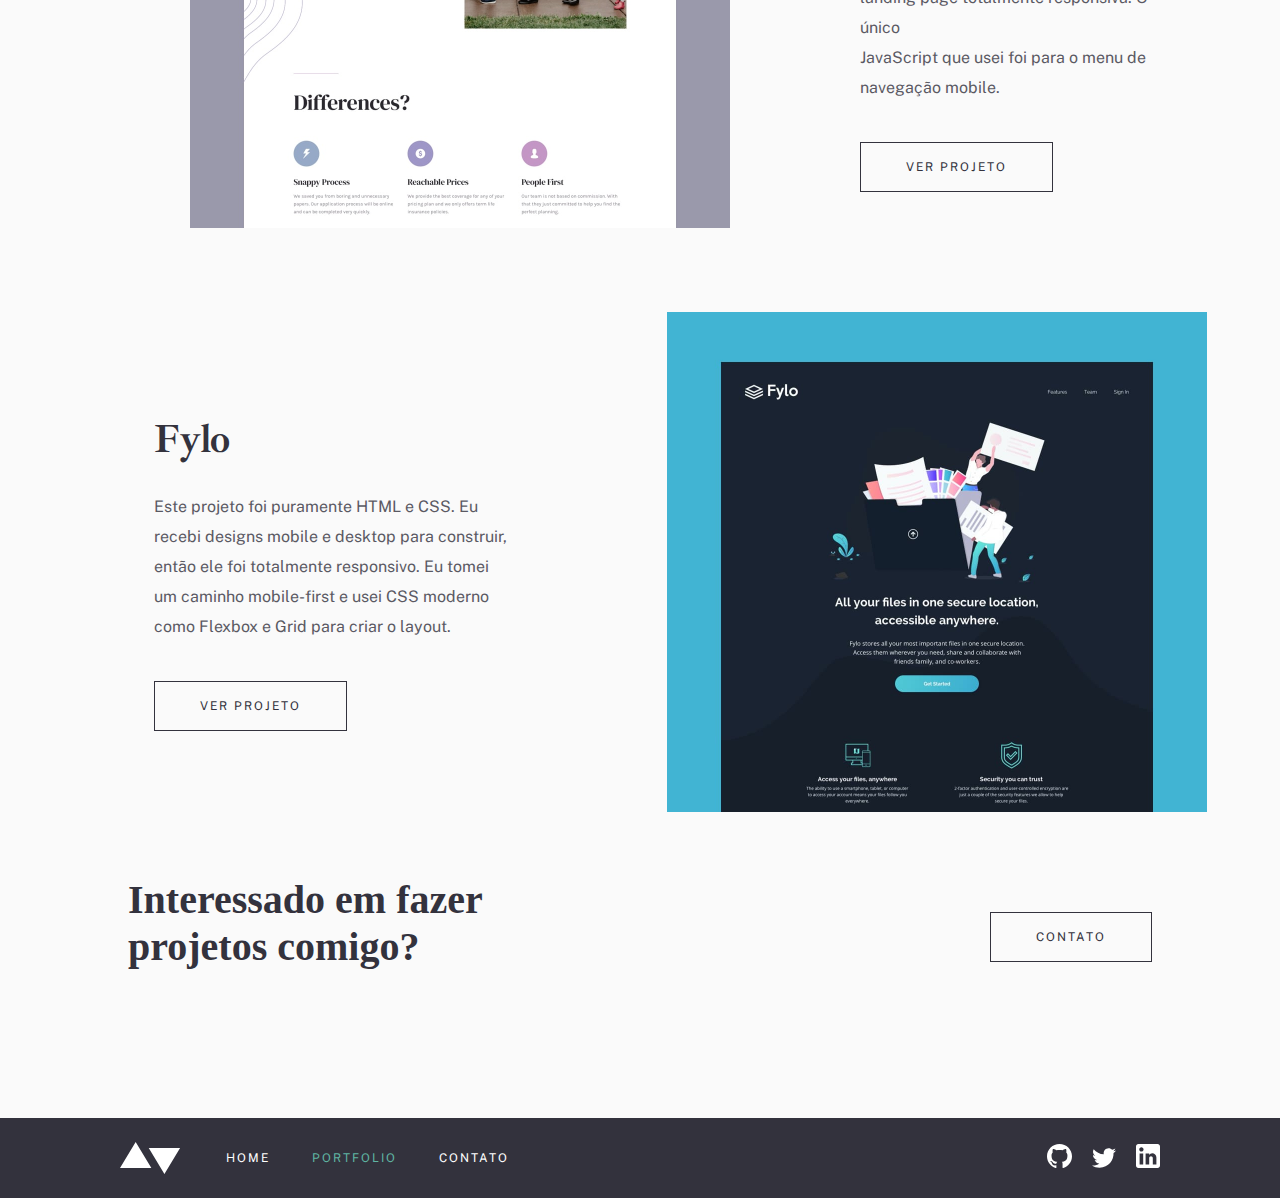
<file: pages/portfolio/index.html>
<!DOCTYPE html>

<html lang="pt">

<head>
    <meta charset="UTF-8">
    <meta name="viewport" content="width=device-width, initial-scale=1.0">
    <title>Desktop-Portifolio</title>
    <link rel="preconnect" href="https://fonts.googleapis.com">
    <link rel="preconnect" href="https://fonts.gstatic.com" crossorigin>
    <link href="https://fonts.googleapis.com/css2?family=Ibarra+Real+Nova:wght@700&family=Public+Sans&display=swap"
        rel="stylesheet">
    <link href="style.css" rel="stylesheet">
    <link href="../../css/global.css" rel="stylesheet">

</head>

<body>
    <div class="principal">
        <header>
            <div class="cabecalho">
                <img src="../../assets/logo-dark.svg" alt="direcionais">
                <nav>
                    <ul class="fonte-public-san">
                        <li class="naoSelecionados"><a href="../home/index.html">HOME</a></li>
                        <li class="selecionado"><a href="#">PORTFOLIO</a></li>
                        <li class="naoSelecionados"><a href="../contato/index.html">CONTATO</a></li>
                    </ul>
                </nav>
            </div>
        </header>
        <section class="campoProjeto">
            <div class="secaoGerir">
                <div class="card">
                    <img src="../../assets/portfolio/manage/image-portfolio-manage.jpg" alt="portifolio-gerir">
                </div>
                <div class="caixaTexto">
                    <div class="caixaSubtexto">
                        <h1 class="fonte-ibarra-real-nova">Manage</h1>
                        <p class="paragrafo fonte-public-san">
                            Esse projeto me fez criar uma landing page <br> responsiza de acordo com o design que
                            recebi.
                            <br> Usei
                            HTML5, CSS Grid e JavaScript para as <br> áreas interativas, como o slider de testimoniais.
                        </p>
                        <a class="linkPortifolio linkPadrao" href="../portfolio-01-manage/index.html">VER PROJETO</a>

                    </div>
                </div>
            </div>
            <div class="secaoMarcaPaginas">
                <div class="caixaTexto2">
                    <h1 class="fonte-ibarra-real-nova">Bookmark</h1>
                    <p class="paragrafo fonte-public-san">
                        Esse projeto me fez criar uma landing page <br> responsiza de acordo com o design que
                        recebi.<br> Usei
                        HTML5, CSS Grid e JavaScript para as <br> áreas interativas, como a área de Features.
                    </p>
                    <a class="linkPortifolio linkPadrao" href="../portfolio-02-bookmark/index.html">VER PROJETO</a>
                </div>
                <div class="card">
                    <img src="../../assets/portfolio/bookmark/image-portfolio-bookmark.jpg"
                        alt="portifolio-marca-paginas">
                </div>
            </div>
            <div class="secaoGarantir">
                <div class="card">
                    <img src="../../assets/portfolio/insure/image-portfolio-insure.jpg" alt="portifolio-garantir">
                </div>
                <div class="caixaTexto2">
                    <h1 class="fonte-ibarra-real-nova">Insure</h1>
                    <p class="paragrafo fonte-public-san">
                        Este foi um projeto pequeno que consistiu em <br> HTML e CSS principalmente. Eu construí uma
                        <br> landing
                        page totalmente responsiva. O único <br> JavaScript que usei foi para o menu de <br> navegação
                        mobile.
                    </p>
                    <a class="linkPortifolio linkPadrao" href="../portfolio-03-insure/index.html">VER PROJETO</a>
                </div>
            </div>
            <div class="secaoFylo">
                <div class="caixaTexto2">
                    <h1 class="fonte-ibarra-real-nova">Fylo</h1>
                    <p class="paragrafo fonte-public-san">
                        Este projeto foi puramente HTML e CSS. Eu <br> recebi designs mobile e desktop para
                        construir,<br> então
                        ele foi totalmente responsivo. Eu tomei <br> um caminho mobile-first e usei CSS moderno <br>
                        como Flexbox
                        e Grid para criar o layout.
                    </p>
                    <a class="linkPortifolio linkPadrao" href="../portfolio-04-fylo/index.html">VER PROJETO</a>
                </div>
                <div class="card">
                    <img src="../../assets/portfolio/fylo/image-portfolio-fylo.jpg" alt="portifolio-fylo">
                </div>
            </div>
            <div class="areaContato">
                <h1>Interessado em fazer <br> projetos comigo?</h1>
                <a class="linkPortifolio" href="../contato/index.html">CONTATO</a>
            </div>
        </section>
        <footer>
            <div class="rodape">
                <div class="inicio">
                    <img src="../../assets/logo-light.svg" alt="direcionais">
                    <nav>
                        <ul class="fonte-public-san">
                            <li class="naoSelecionados"><a href="../home/index.html">HOME</a></li>
                            <li class="selecionado"><a href="#">PORTFOLIO</a></li>
                            <li class="naoSelecionados"><a href="../contato/index.html">CONTATO</a></li>
                        </ul>
                    </nav>
                </div>
                <div class="final">
                    <img src="../../assets/icons/github-light.svg" alt="icone-github">
                    <img src="../../assets/icons/twitter-light.svg" alt="icone-twitter">
                    <img src="../../assets/icons/linkedin-light.svg" alt="icone-linkedin">
                </div>

            </div>
        </footer>
    </div>

</body>

</html>
</file>
<file: pages/contato/style.css>
.principal {
    margin-left: 80px;
}

.borda {
    border-top: 1px solid #33323D;
    width: 1010px;
    margin-left: 105px;
    margin-top: 54px;
    opacity: 0.15;
}

.secaoEntre {
    display: flex;
    justify-content: space-around;
    padding: 30px;
    margin-top: 23px;
}

.paragrafo {
    width: 50%;
}

.paragrafo img {
    margin-top: 54px;
    margin-right: 15px;
}

.secaoContato {
    display: flex;
    margin-bottom: 50px;
}

.secaoContato h1 {
    width: 350px;
}

.formulario {
    display: flex;
    flex-direction: column;
    margin-left: 100px;
    margin-bottom: 24px;
}

label {
    color: #33323D;
    font-size: 13px;
    font-weight: 700;
    margin-bottom: 8px;
    opacity: 0.8;
}

input {
    all: unset;
    box-sizing: border-box;
    background: rgba(51, 50, 61, 0.1);
    width: 635px;
    height: 48px;
    padding: 10px;
}

#txt-msm {
    height: 96px;
}

button {
    all: unset;
    box-sizing: border-box;
    background: #203A4C;
    color: white;
    font-size: 12px;
    letter-spacing: 2px;
    width: 200px;
    height: 48px;
    margin-left: 100px;
    text-align: center;
}
</file>
<file: css/global.css>
* {
    margin: 0px;
    padding: 0px;
    box-sizing: border-box;
}

.alinhar-centro {
    display: flex;
    justify-content: center;
    align-items: center;
}

.areaContato {
    margin-bottom: 20px;
    display: flex;
    align-items: center;
    justify-content: space-between;
    width: 80%;
}

.cabecalho {
    display: flex;
    justify-content: space-between;
    padding: 64px 120px;
}

.cabecalho li {
    font-size: 12px;
    letter-spacing: 2px;
    list-style: none;
    margin-left: 42px;
}

.campoProjeto {
    display: flex;
    align-items: center;
    flex-direction: column;
}

.final img {
    margin-left: 16px;
}

.flex-coluna {
    display: flex;
    flex-direction: column;
}

.fonte-ibarra-real-nova {
    font-family: 'Ibarra Real Nova', serif;
}

.fonte-public-san {
    font-family: 'Public Sans', sans-serif;
}

h1 {
    color: #33323D;
    font-size: 40px;
    margin-bottom: 28px;
}

.inicio {
    width: 35%;
    display: flex;
    align-items: center;
    gap: 45px;
}

.linkPadrao {
    padding: 17px 38px;
}

.linkPortifolio {
    border: 1px solid #33323D;
    color: #33323D;
    font-family: 'Public Sans', sans-serif;
    font-size: 12px;
    letter-spacing: 2px;
    text-decoration: none;
    text-transform: uppercase;
    padding: 17px 45px;

}

.naoSelecionados a {
    text-decoration: none;
    color: #33323D;
    cursor: pointer;

}

.paragrafo {
    color: #33323D;
    line-height: 30px;
    opacity: 0.8;
}


.principal {
    background: #FAFAFA;
    min-height: 100vh;
}

.rodape {
    background: #33323D;
    display: flex;
    align-items: center;
    justify-content: space-between;
    padding: 0px 120px;
    margin-top: 100px;
    height: 80px;
    width: 100%;
}

.rodape a {
    color: white;
}

.rodape li {
    color: #ffff;
    font-size: 12px;
    letter-spacing: 2px;
    list-style: none;
    margin-right: 42px;
}

.selecionado a {
    text-decoration: none;
    color: #5FB4A2;
    cursor: default;
}

ul {
    display: flex;
}
</file>
<file: pages/home/style.css>
.secaoHeroi {
    display: flex;
    justify-content: center;
}

.card {
    background-image: url('../../assets/home/image-homepage-hero.jpg');
    background-size: cover;
    width: 1110px;
    height: 600px;
    margin-bottom: 150px;
    display: flex;
    align-items: flex-end;
}

.card2 {
    width: 1110px;
    height: 600px;
    margin-bottom: 120px;
    margin-left: 60px;
    display: flex;
}

.caixa {
    background-color: white;
    width: 445px;
    height: 357px;
}

.paragrafoHeroi {
    color: #33323D;
    font-size: 50px;
    letter-spacing: -0.45px;
    line-height: 50px;
    margin: 40px 27px 50px 27px;

}

.caixaBotao {
    width: 200px;
    height: 48px;
    display: flex;
    cursor: pointer;
}

.caixaIcone {
    background: #0c2a3f;
    width: 48px;
    height: 48px;
}

.caixaFrase {
    background: #203A4C;
    color: white;
    height: 48px;
    width: 152px;
    font-size: 12px;
    letter-spacing: 2px;
}

.caixaFrase a {
    color: #FFFFFF;
    text-decoration: none;
}

.secaoSobre {
    display: flex;
    justify-content: center;
}

.foto img {
    width: 540px;
    height: 600px;
}

.textoSobre {
    border-top: 1px solid rgba(51, 50, 61, 0.15);
    border-bottom: 1px solid rgba(51, 50, 61, 0.15);
    margin-left: 140px;
    padding-top: 50px;
}

.paragrafo {
    margin-bottom: 24px;
}


.areaLink {
    text-align: center;
}

.areaLink a {
    display: inline-block;
}
</file>
<file: css/portifolios.css>
.bloco {
    width: 80%;
    display: flex;
    justify-content: space-between;
}

.campoProjeto {
    display: flex;
    align-items: center;
    flex-direction: column;
}

.infoTec {
    color: #5FB4A2;
    font-size: 16px;
    font-weight: 700;
    display: flex;
    flex-direction: column;
    gap: 15px;
    margin-bottom: 30px;
    margin-top: 50px;
}

.subBloco {
    border-top: 3px solid rgba(51, 50, 61, 0.15);
    border-bottom: 1px solid rgba(51, 50, 61, 0.15);
    margin-top: 100px;
    padding-top: 40px;
    width: 400px;
}

.subBloco2 {
    margin-top: 100px;
    width: 610px;
}

.subBloco2 h2 {
    color: rgba(51, 50, 61, 1);
    font-weight: 400;
    margin-bottom: 20px;
}

.subBloco button {
    color: #33323D;
    letter-spacing: 2px;
    padding: 17px 60px;
}

.tituloGrafico {
    font-size: 32px;
    letter-spacing: -0.29px;
    margin-top: 60px;
}

.topCard img {
    width: 1110px;
}
</file>
<file: pages/portfolio/style.css>
.secaoGerir,
.secaoMarcaPaginas,
.secaoGarantir {
    display: flex;
    align-items: center;
    justify-content: center;
    margin-bottom: 80px;
}

.secaoGerir {
    margin-left: 80px;
}

.card img {
    width: 540px;
    height: 500px;
    margin-left: 60px;
}

.caixaTexto {
    border-top: 1px solid rgba(51, 50, 61, 0.15);
    border-bottom: 1px solid rgba(51, 50, 61, 0.15);
    margin-left: 140px;
    padding-top: 90px;
}

.caixaSubtexto {
    padding-bottom: 130px;
}


p {
    margin-bottom: 54px;
    margin-right: 100px;
}

.secaoGarantir {
    margin-left: 130px;
}

.caixaTexto2 {
    margin-left: 130px;

}

.secaoFylo {
    display: flex;
    justify-content: center;
    align-items: center;
    margin-bottom: 60px;
    margin-right: 50px;
}
</file>
